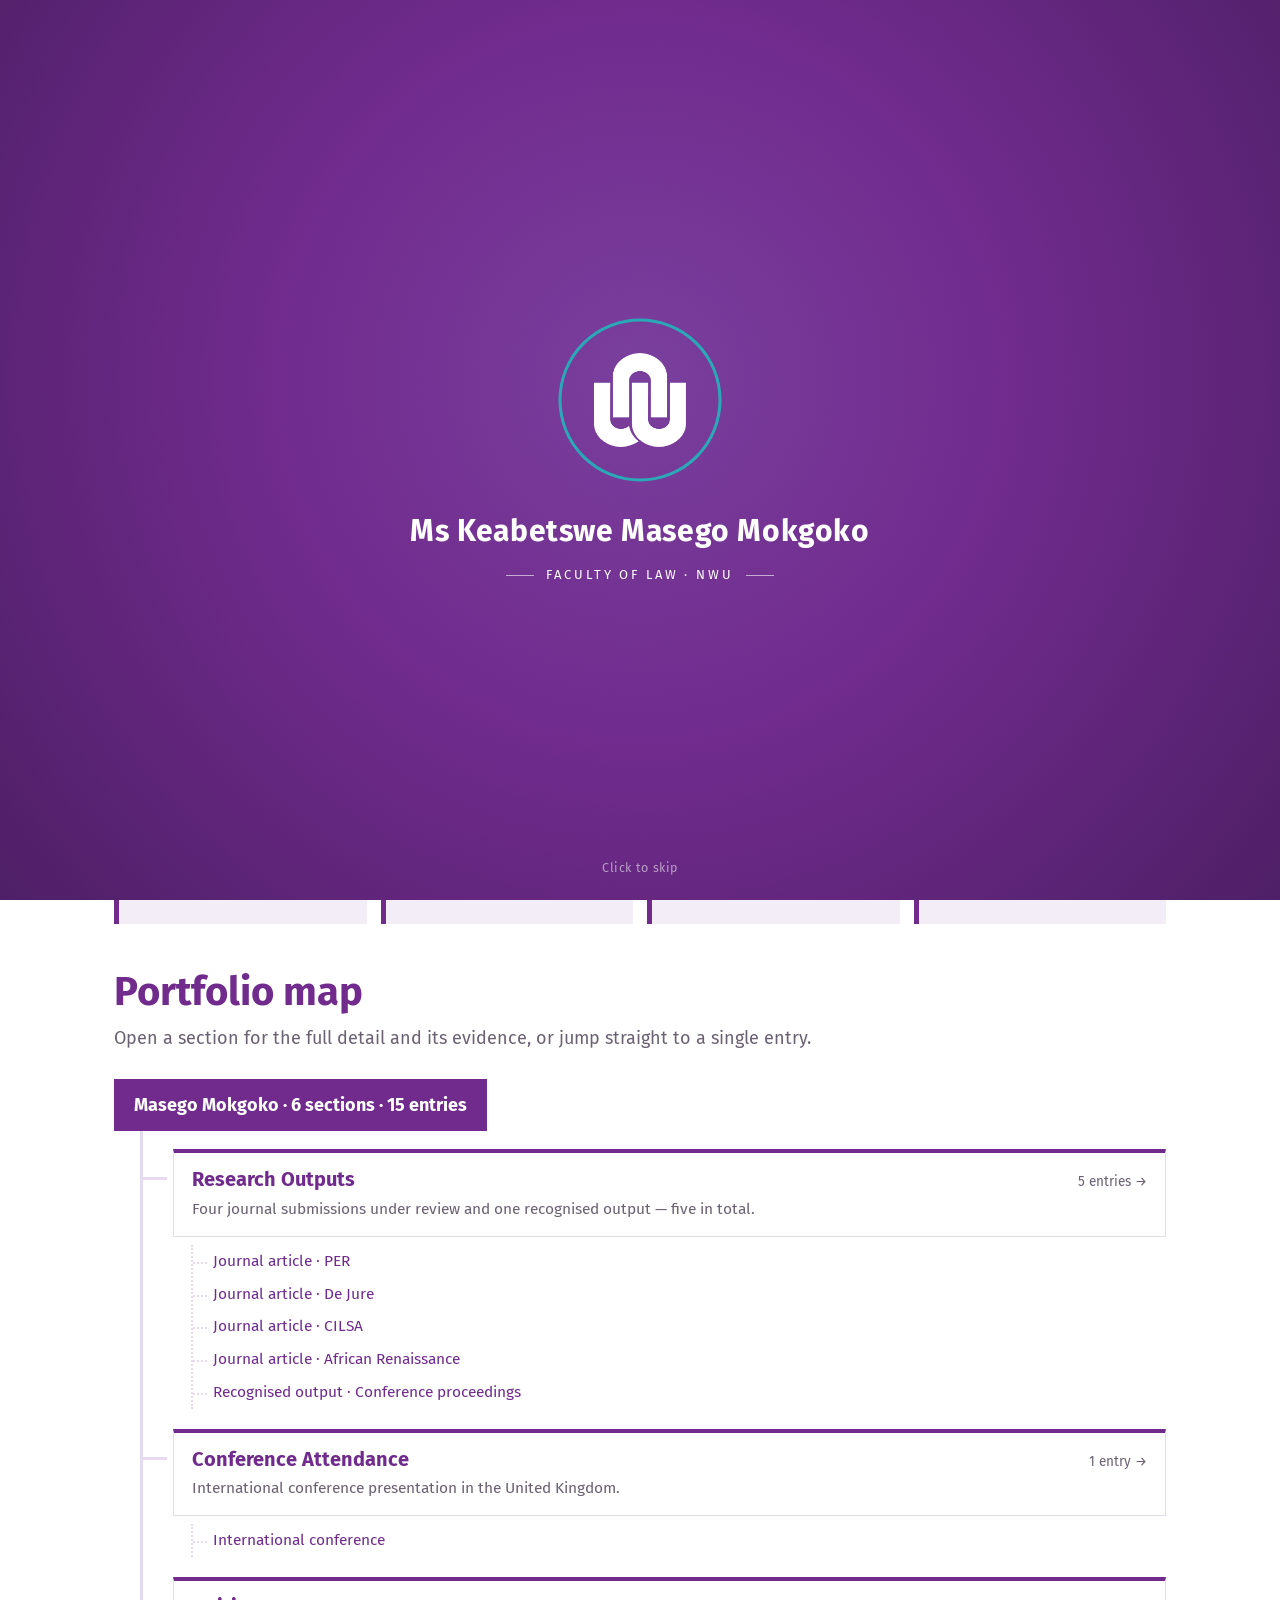
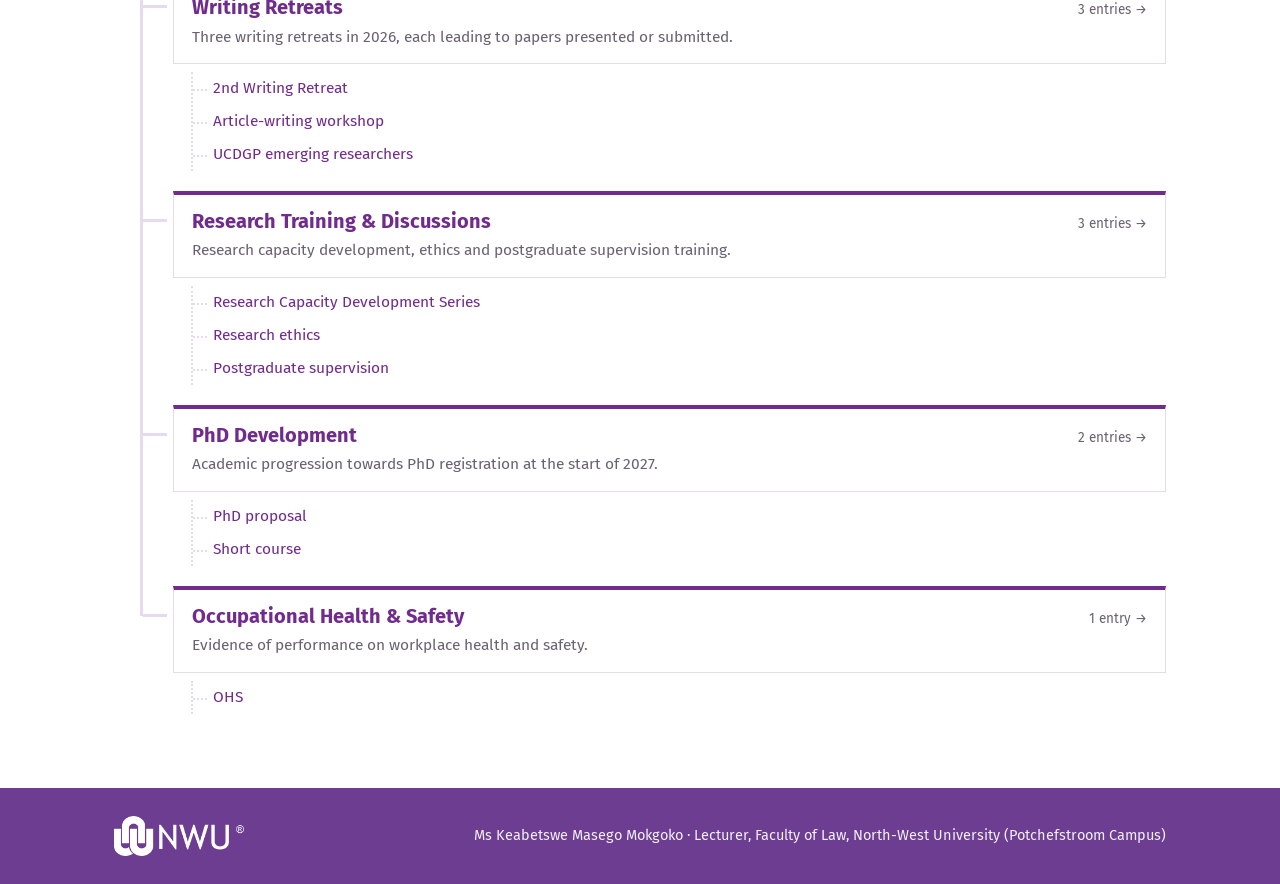
<file: index.html>
<!doctype html>
<html lang="en">
<head>
<meta charset="utf-8">
<meta name="viewport" content="width=device-width, initial-scale=1">
<title>Masego Mokgoko · Portfolio of Evidence · NWU</title>
<meta name="description" content="Research portfolio of evidence — Ms Keabetswe Masego Mokgoko, Faculty of Law, North-West University.">
<link rel="icon" type="image/png" href="assets/favicon.png">
<script>
(function(){var d=document.documentElement;d.classList.add('js');
var home=/(^|\/)(index\.html)?$/.test(location.pathname);var seen=false;
try{seen=sessionStorage.getItem('nwuIntroSeen')==='1'}catch(e){}
var calm=window.matchMedia&&matchMedia('(prefers-reduced-motion: reduce)').matches;
if(home&&!seen&&!calm)d.classList.add('intro-play');})();
</script>
<link rel="preconnect" href="https://fonts.googleapis.com"><link rel="preconnect" href="https://fonts.gstatic.com" crossorigin><link href="https://fonts.googleapis.com/css2?family=Fira+Sans:wght@400;700&display=swap" rel="stylesheet">
<link rel="stylesheet" href="assets/style.css">
</head>
<body>
<div class="intro" id="intro" aria-hidden="true">
  <div class="intro-mark"><svg viewBox="0 0 170 170"><circle cx="85" cy="85" r="80"/></svg><img src="assets/nwu-crest-white.png" alt=""></div>
  <p class="intro-name">Ms Keabetswe Masego Mokgoko</p>
  <p class="intro-sub">Faculty of Law · NWU</p>
  <span class="intro-skip">Click to skip</span>
</div><header class="masthead"><div class="wrap">
  <a class="logo" href="index.html"><img src="assets/nwu-logo.png" alt="North-West University (NWU)"></a>
  <div class="who"><b>Ms Keabetswe Masego Mokgoko</b><span>Faculty of Law · Portfolio of Evidence 2026</span></div>
</div></header>
<nav class="navbar" aria-label="Portfolio sections"><ul><li><a href="index.html" aria-current="page">Home</a></li><li><a href="research-outputs.html">Research Outputs</a></li><li><a href="conferences.html">Conferences</a></li><li><a href="writing-retreats.html">Writing Retreats</a></li><li><a href="research-training.html">Training</a></li><li><a href="phd-development.html">PhD Development</a></li><li><a href="occupational-health-safety.html">Health &amp; Safety</a></li></ul></nav>
<section class="banner"><div class="wrap banner-grid">
  <img class="portrait" src="assets/img/masego-mokgoko.png" alt="Portrait of Ms Keabetswe Masego Mokgoko" width="320" height="320">
  <div class="banner-text">
  <span class="kicker">Portfolio of Evidence · 2026</span>
  <h1>Ms Keabetswe Masego Mokgoko</h1>
  <p>Lecturer, Faculty of Law (Law, Justice and Sustainability), North-West University, Potchefstroom Campus</p>
  <ul class="quals">
    <li>LLB (cum laude) · UNISA</li>
    <li>MPhil Multidisciplinary Human Rights · UP</li>
    <li>BA Hons Criminology · UP</li>
    <li>BPolSci Political Studies · UP</li>
  </ul>
  </div>
</div></section>
<main class="wrap">
<section>
  <h2 class="welcome">Research, Innovation &amp; Development</h2>
  <p class="welcome-sub">A summary of 2026 performance, with the supporting evidence for each entry.</p>
  <div class="stats">
    <div class="stat reveal"><b>5</b><span>research outputs &amp; submissions</span></div>
    <div class="stat reveal"><b>2</b><span>abstracts accepted, UK conference</span></div>
    <div class="stat reveal"><b>3</b><span>writing retreats</span></div>
    <div class="stat reveal"><b>2027</b><span>target PhD registration</span></div>
  </div>
</section>
<section>
  <h2 class="welcome">Portfolio map</h2>
  <p class="welcome-sub">Open a section for the full detail and its evidence, or jump straight to a single entry.</p>
  <ul class="tree"><li>
    <span class="root">Masego Mokgoko · 6 sections · 15 entries</span>
    <ul class="branches"><li class="branch reveal">
  <a class="node" href="research-outputs.html">
    <div class="n-head"><h3>Research Outputs</h3><span class="count">5 entries →</span></div>
    <p>Four journal submissions under review and one recognised output — five in total.</p>
  </a>
  <ul class="leaves"><li><a href="research-outputs.html#per">Journal article · PER</a></li><li><a href="research-outputs.html#de-jure">Journal article · De Jure</a></li><li><a href="research-outputs.html#cilsa">Journal article · CILSA</a></li><li><a href="research-outputs.html#african-renaissance">Journal article · African Renaissance</a></li><li><a href="research-outputs.html#research-output">Recognised output · Conference proceedings</a></li></ul>
</li><li class="branch reveal">
  <a class="node" href="conferences.html">
    <div class="n-head"><h3>Conference Attendance</h3><span class="count">1 entry →</span></div>
    <p>International conference presentation in the United Kingdom.</p>
  </a>
  <ul class="leaves"><li><a href="conferences.html#aston-2026">International conference</a></li></ul>
</li><li class="branch reveal">
  <a class="node" href="writing-retreats.html">
    <div class="n-head"><h3>Writing Retreats</h3><span class="count">3 entries →</span></div>
    <p>Three writing retreats in 2026, each leading to papers presented or submitted.</p>
  </a>
  <ul class="leaves"><li><a href="writing-retreats.html#parys">2nd Writing Retreat</a></li><li><a href="writing-retreats.html#kerlick">Article-writing workshop</a></li><li><a href="writing-retreats.html#villa-paradiso">UCDGP emerging researchers</a></li></ul>
</li><li class="branch reveal">
  <a class="node" href="research-training.html">
    <div class="n-head"><h3>Research Training &amp; Discussions</h3><span class="count">3 entries →</span></div>
    <p>Research capacity development, ethics and postgraduate supervision training.</p>
  </a>
  <ul class="leaves"><li><a href="research-training.html#rcd-series">Research Capacity Development Series</a></li><li><a href="research-training.html#ethics">Research ethics</a></li><li><a href="research-training.html#supervision">Postgraduate supervision</a></li></ul>
</li><li class="branch reveal">
  <a class="node" href="phd-development.html">
    <div class="n-head"><h3>PhD Development</h3><span class="count">2 entries →</span></div>
    <p>Academic progression towards PhD registration at the start of 2027.</p>
  </a>
  <ul class="leaves"><li><a href="phd-development.html#proposal">PhD proposal</a></li><li><a href="phd-development.html#asli">Short course</a></li></ul>
</li><li class="branch reveal">
  <a class="node" href="occupational-health-safety.html">
    <div class="n-head"><h3>Occupational Health &amp; Safety</h3><span class="count">1 entry →</span></div>
    <p>Evidence of performance on workplace health and safety.</p>
  </a>
  <ul class="leaves"><li><a href="occupational-health-safety.html#ohs">OHS</a></li></ul>
</li></ul>
  </li></ul>
</section>
</main>
<footer><div class="wrap">
  <img src="assets/nwu-logo-white.png" alt="NWU">
  <p>Ms Keabetswe Masego Mokgoko · Lecturer, Faculty of Law, North-West University (Potchefstroom Campus)</p>
</div></footer>
<script src="assets/lightbox.js"></script>
<script src="assets/intro.js"></script>
</body>
</html>
</file>
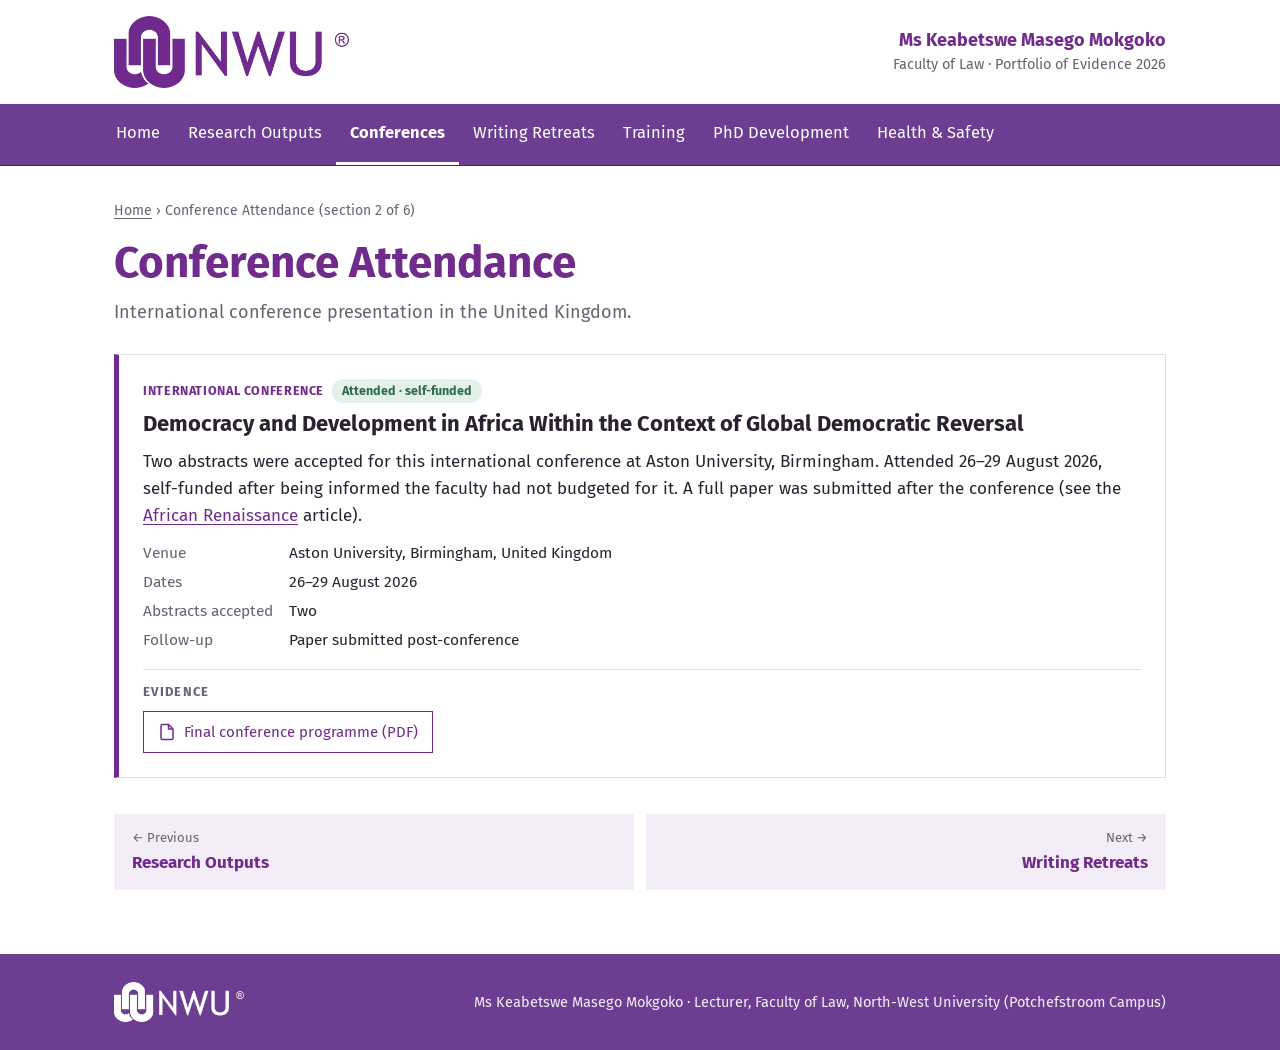
<file: conferences.html>
<!doctype html>
<html lang="en">
<head>
<meta charset="utf-8">
<meta name="viewport" content="width=device-width, initial-scale=1">
<title>Conference Attendance · Masego Mokgoko · NWU</title>
<meta name="description" content="Research portfolio of evidence — Ms Keabetswe Masego Mokgoko, Faculty of Law, North-West University.">
<link rel="icon" type="image/png" href="assets/favicon.png">
<script>
(function(){var d=document.documentElement;d.classList.add('js');
var home=/(^|\/)(index\.html)?$/.test(location.pathname);var seen=false;
try{seen=sessionStorage.getItem('nwuIntroSeen')==='1'}catch(e){}
var calm=window.matchMedia&&matchMedia('(prefers-reduced-motion: reduce)').matches;
if(home&&!seen&&!calm)d.classList.add('intro-play');})();
</script>
<link rel="preconnect" href="https://fonts.googleapis.com"><link rel="preconnect" href="https://fonts.gstatic.com" crossorigin><link href="https://fonts.googleapis.com/css2?family=Fira+Sans:wght@400;700&display=swap" rel="stylesheet">
<link rel="stylesheet" href="assets/style.css">
</head>
<body>
<header class="masthead"><div class="wrap">
  <a class="logo" href="index.html"><img src="assets/nwu-logo.png" alt="North-West University (NWU)"></a>
  <div class="who"><b>Ms Keabetswe Masego Mokgoko</b><span>Faculty of Law · Portfolio of Evidence 2026</span></div>
</div></header>
<nav class="navbar" aria-label="Portfolio sections"><ul><li><a href="index.html">Home</a></li><li><a href="research-outputs.html">Research Outputs</a></li><li><a href="conferences.html" aria-current="page">Conferences</a></li><li><a href="writing-retreats.html">Writing Retreats</a></li><li><a href="research-training.html">Training</a></li><li><a href="phd-development.html">PhD Development</a></li><li><a href="occupational-health-safety.html">Health &amp; Safety</a></li></ul></nav>

<main class="wrap">
<section class="page-head"><nav class="crumbs" aria-label="Breadcrumb"><a href="index.html">Home</a> › Conference Attendance <span>(section 2 of 6)</span></nav><h1>Conference Attendance</h1><p class="sub">International conference presentation in the United Kingdom.</p></section><article class="item reveal" id="aston-2026">
  <div class="meta"><span class="tag">International conference</span><span class="pill ok">Attended · self-funded</span></div>
  <h2>Democracy and Development in Africa Within the Context of Global Democratic Reversal</h2>
  <p>Two abstracts were accepted for this international conference at Aston University, Birmingham. Attended 26–29 August 2026, self-funded after being informed the faculty had not budgeted for it. A full paper was submitted after the conference (see the <a href="research-outputs.html#african-renaissance">African Renaissance</a> article).</p>
  <dl><dt>Venue</dt><dd>Aston University, Birmingham, United Kingdom</dd><dt>Dates</dt><dd>26–29 August 2026</dd><dt>Abstracts accepted</dt><dd>Two</dd><dt>Follow-up</dt><dd>Paper submitted post-conference</dd></dl>
  <div class="evidence"><h3>Evidence</h3><div class="docs"><a class="doc" href="assets/docs/uk-conference-2026-programme.pdf" target="_blank" rel="noopener"><svg width="18" height="18" viewBox="0 0 24 24" fill="none" stroke="currentColor" stroke-width="2" aria-hidden="true"><path d="M14 2H6a2 2 0 0 0-2 2v16a2 2 0 0 0 2 2h12a2 2 0 0 0 2-2V8z"/><path d="M14 2v6h6"/></svg>Final conference programme (PDF)</a></div></div>
</article><nav class="pager"><a href="research-outputs.html"><small>← Previous</small>Research Outputs</a><a class="next" href="writing-retreats.html"><small>Next →</small>Writing Retreats</a></nav>
</main>
<footer><div class="wrap">
  <img src="assets/nwu-logo-white.png" alt="NWU">
  <p>Ms Keabetswe Masego Mokgoko · Lecturer, Faculty of Law, North-West University (Potchefstroom Campus)</p>
</div></footer>
<script src="assets/lightbox.js"></script>
<script src="assets/intro.js"></script>
</body>
</html>
</file>
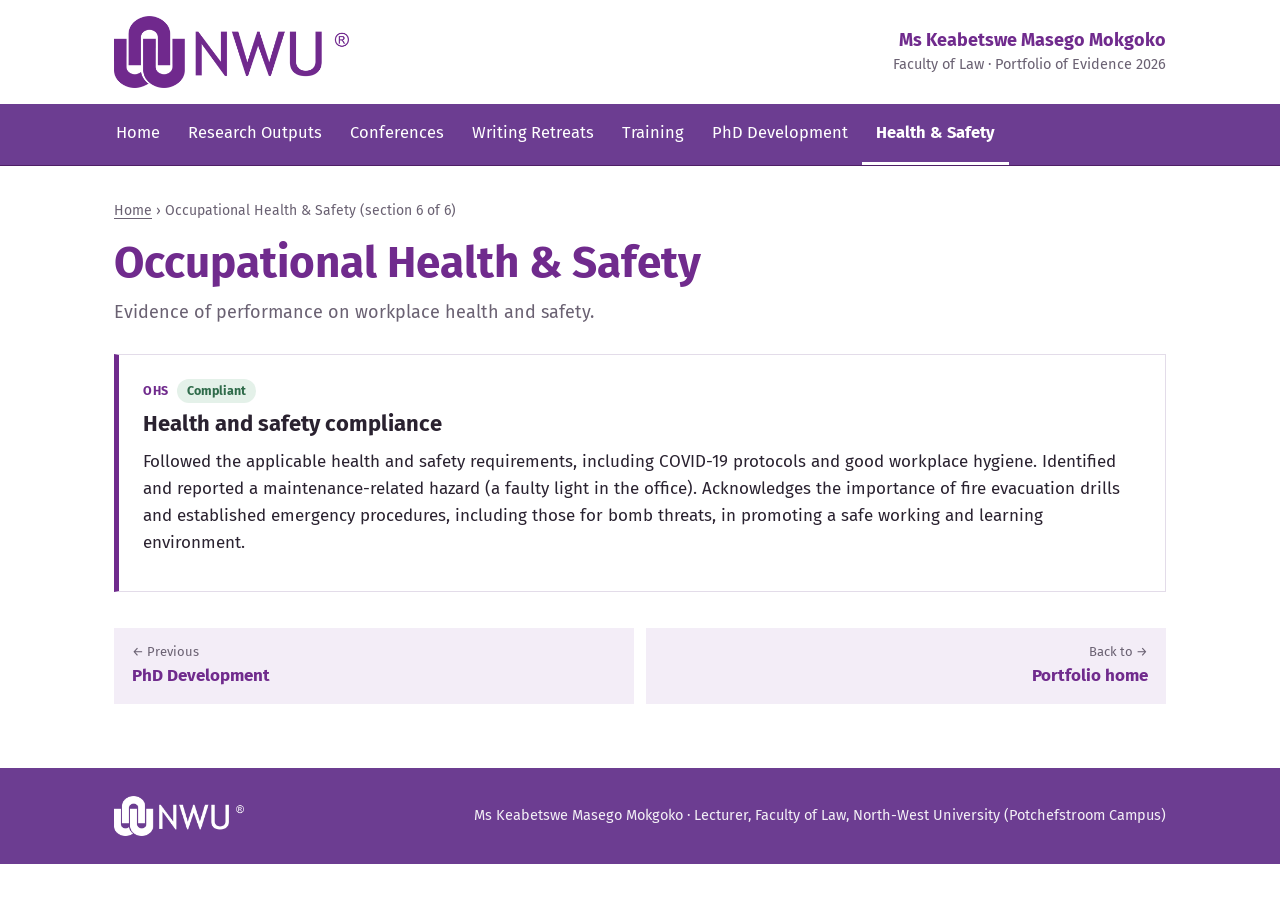
<file: occupational-health-safety.html>
<!doctype html>
<html lang="en">
<head>
<meta charset="utf-8">
<meta name="viewport" content="width=device-width, initial-scale=1">
<title>Occupational Health &amp; Safety · Masego Mokgoko · NWU</title>
<meta name="description" content="Research portfolio of evidence — Ms Keabetswe Masego Mokgoko, Faculty of Law, North-West University.">
<link rel="icon" type="image/png" href="assets/favicon.png">
<script>
(function(){var d=document.documentElement;d.classList.add('js');
var home=/(^|\/)(index\.html)?$/.test(location.pathname);var seen=false;
try{seen=sessionStorage.getItem('nwuIntroSeen')==='1'}catch(e){}
var calm=window.matchMedia&&matchMedia('(prefers-reduced-motion: reduce)').matches;
if(home&&!seen&&!calm)d.classList.add('intro-play');})();
</script>
<link rel="preconnect" href="https://fonts.googleapis.com"><link rel="preconnect" href="https://fonts.gstatic.com" crossorigin><link href="https://fonts.googleapis.com/css2?family=Fira+Sans:wght@400;700&display=swap" rel="stylesheet">
<link rel="stylesheet" href="assets/style.css">
</head>
<body>
<header class="masthead"><div class="wrap">
  <a class="logo" href="index.html"><img src="assets/nwu-logo.png" alt="North-West University (NWU)"></a>
  <div class="who"><b>Ms Keabetswe Masego Mokgoko</b><span>Faculty of Law · Portfolio of Evidence 2026</span></div>
</div></header>
<nav class="navbar" aria-label="Portfolio sections"><ul><li><a href="index.html">Home</a></li><li><a href="research-outputs.html">Research Outputs</a></li><li><a href="conferences.html">Conferences</a></li><li><a href="writing-retreats.html">Writing Retreats</a></li><li><a href="research-training.html">Training</a></li><li><a href="phd-development.html">PhD Development</a></li><li><a href="occupational-health-safety.html" aria-current="page">Health &amp; Safety</a></li></ul></nav>

<main class="wrap">
<section class="page-head"><nav class="crumbs" aria-label="Breadcrumb"><a href="index.html">Home</a> › Occupational Health &amp; Safety <span>(section 6 of 6)</span></nav><h1>Occupational Health &amp; Safety</h1><p class="sub">Evidence of performance on workplace health and safety.</p></section><article class="item reveal" id="ohs">
  <div class="meta"><span class="tag">OHS</span><span class="pill ok">Compliant</span></div>
  <h2>Health and safety compliance</h2>
  <p>Followed the applicable health and safety requirements, including COVID-19 protocols and good workplace hygiene. Identified and reported a maintenance-related hazard (a faulty light in the office). Acknowledges the importance of fire evacuation drills and established emergency procedures, including those for bomb threats, in promoting a safe working and learning environment.</p>
  
  
</article><nav class="pager"><a href="phd-development.html"><small>← Previous</small>PhD Development</a><a class="next" href="index.html"><small>Back to →</small>Portfolio home</a></nav>
</main>
<footer><div class="wrap">
  <img src="assets/nwu-logo-white.png" alt="NWU">
  <p>Ms Keabetswe Masego Mokgoko · Lecturer, Faculty of Law, North-West University (Potchefstroom Campus)</p>
</div></footer>
<script src="assets/lightbox.js"></script>
<script src="assets/intro.js"></script>
</body>
</html>
</file>
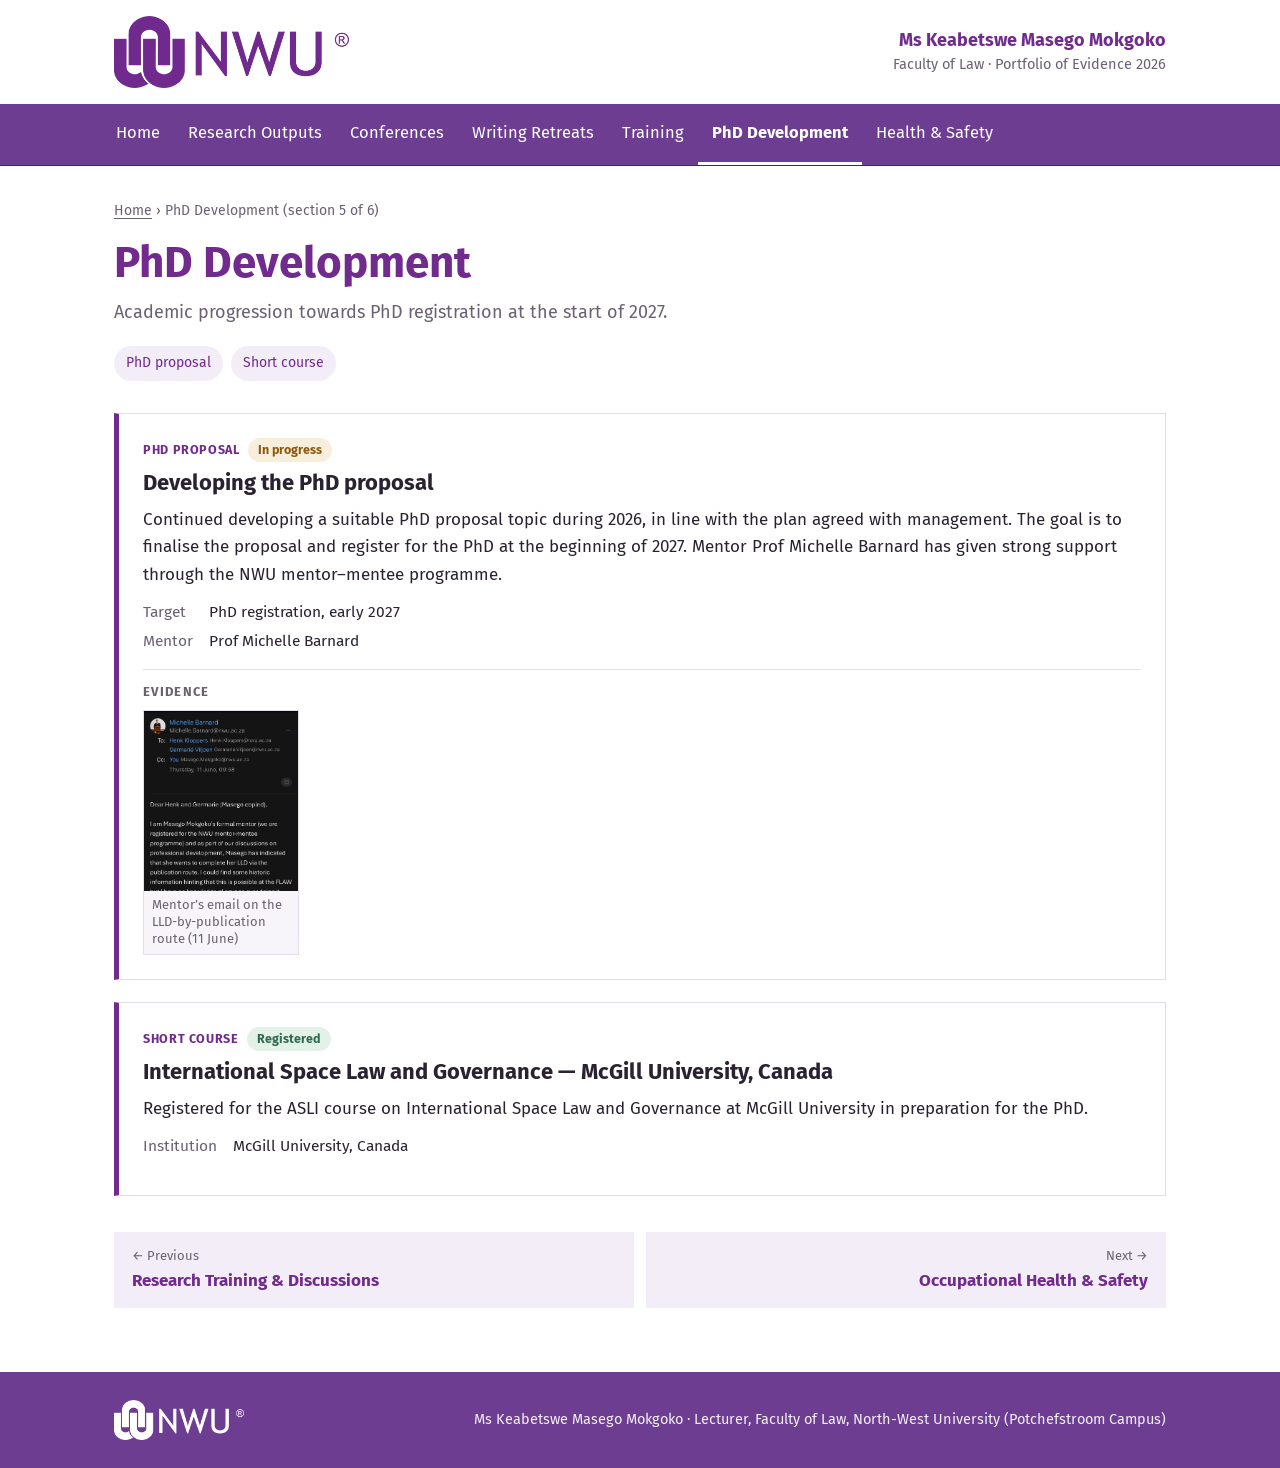
<file: phd-development.html>
<!doctype html>
<html lang="en">
<head>
<meta charset="utf-8">
<meta name="viewport" content="width=device-width, initial-scale=1">
<title>PhD Development · Masego Mokgoko · NWU</title>
<meta name="description" content="Research portfolio of evidence — Ms Keabetswe Masego Mokgoko, Faculty of Law, North-West University.">
<link rel="icon" type="image/png" href="assets/favicon.png">
<script>
(function(){var d=document.documentElement;d.classList.add('js');
var home=/(^|\/)(index\.html)?$/.test(location.pathname);var seen=false;
try{seen=sessionStorage.getItem('nwuIntroSeen')==='1'}catch(e){}
var calm=window.matchMedia&&matchMedia('(prefers-reduced-motion: reduce)').matches;
if(home&&!seen&&!calm)d.classList.add('intro-play');})();
</script>
<link rel="preconnect" href="https://fonts.googleapis.com"><link rel="preconnect" href="https://fonts.gstatic.com" crossorigin><link href="https://fonts.googleapis.com/css2?family=Fira+Sans:wght@400;700&display=swap" rel="stylesheet">
<link rel="stylesheet" href="assets/style.css">
</head>
<body>
<header class="masthead"><div class="wrap">
  <a class="logo" href="index.html"><img src="assets/nwu-logo.png" alt="North-West University (NWU)"></a>
  <div class="who"><b>Ms Keabetswe Masego Mokgoko</b><span>Faculty of Law · Portfolio of Evidence 2026</span></div>
</div></header>
<nav class="navbar" aria-label="Portfolio sections"><ul><li><a href="index.html">Home</a></li><li><a href="research-outputs.html">Research Outputs</a></li><li><a href="conferences.html">Conferences</a></li><li><a href="writing-retreats.html">Writing Retreats</a></li><li><a href="research-training.html">Training</a></li><li><a href="phd-development.html" aria-current="page">PhD Development</a></li><li><a href="occupational-health-safety.html">Health &amp; Safety</a></li></ul></nav>

<main class="wrap">
<section class="page-head"><nav class="crumbs" aria-label="Breadcrumb"><a href="index.html">Home</a> › PhD Development <span>(section 5 of 6)</span></nav><h1>PhD Development</h1><p class="sub">Academic progression towards PhD registration at the start of 2027.</p><ul class="toc"><li><a href="#proposal">PhD proposal</a></li><li><a href="#asli">Short course</a></li></ul></section><article class="item reveal" id="proposal">
  <div class="meta"><span class="tag">PhD proposal</span><span class="pill wait">In progress</span></div>
  <h2>Developing the PhD proposal</h2>
  <p>Continued developing a suitable PhD proposal topic during 2026, in line with the plan agreed with management. The goal is to finalise the proposal and register for the PhD at the beginning of 2027. Mentor Prof Michelle Barnard has given strong support through the NWU mentor–mentee programme.</p>
  <dl><dt>Target</dt><dd>PhD registration, early 2027</dd><dt>Mentor</dt><dd>Prof Michelle Barnard</dd></dl>
  <div class="evidence"><h3>Evidence</h3><div class="thumbs"><button class="thumb" type="button" data-full="assets/img/mentor-email-prof-barnard.jpg" data-caption="Mentor’s email on the LLD-by-publication route (11 June)"><img src="assets/img/mentor-email-prof-barnard.jpg" alt="Mentor’s email on the LLD-by-publication route (11 June)" loading="lazy"><span>Mentor’s email on the LLD-by-publication route (11 June)</span></button></div></div>
</article><article class="item reveal" id="asli">
  <div class="meta"><span class="tag">Short course</span><span class="pill ok">Registered</span></div>
  <h2>International Space Law and Governance — McGill University, Canada</h2>
  <p>Registered for the ASLI course on International Space Law and Governance at McGill University in preparation for the PhD.</p>
  <dl><dt>Institution</dt><dd>McGill University, Canada</dd></dl>
  
</article><nav class="pager"><a href="research-training.html"><small>← Previous</small>Research Training &amp; Discussions</a><a class="next" href="occupational-health-safety.html"><small>Next →</small>Occupational Health &amp; Safety</a></nav>
</main>
<footer><div class="wrap">
  <img src="assets/nwu-logo-white.png" alt="NWU">
  <p>Ms Keabetswe Masego Mokgoko · Lecturer, Faculty of Law, North-West University (Potchefstroom Campus)</p>
</div></footer>
<script src="assets/lightbox.js"></script>
<script src="assets/intro.js"></script>
</body>
</html>
</file>
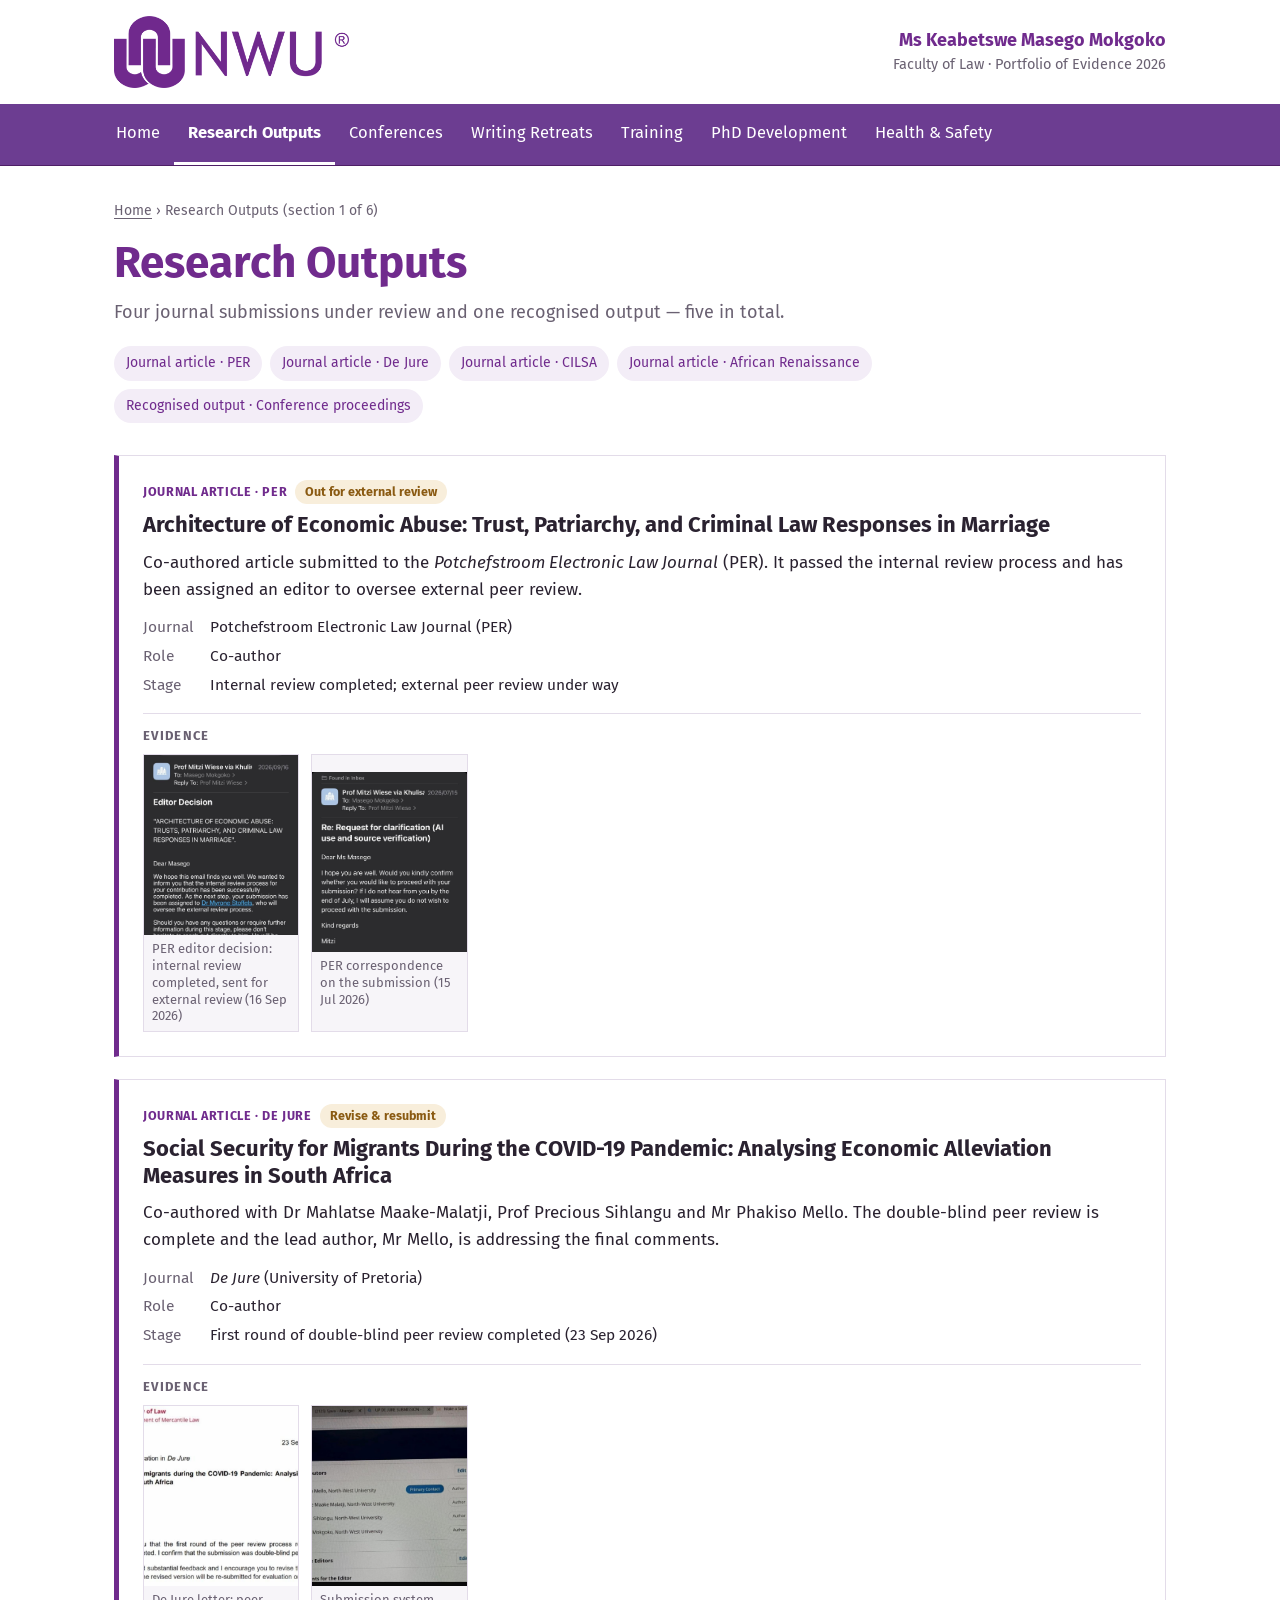
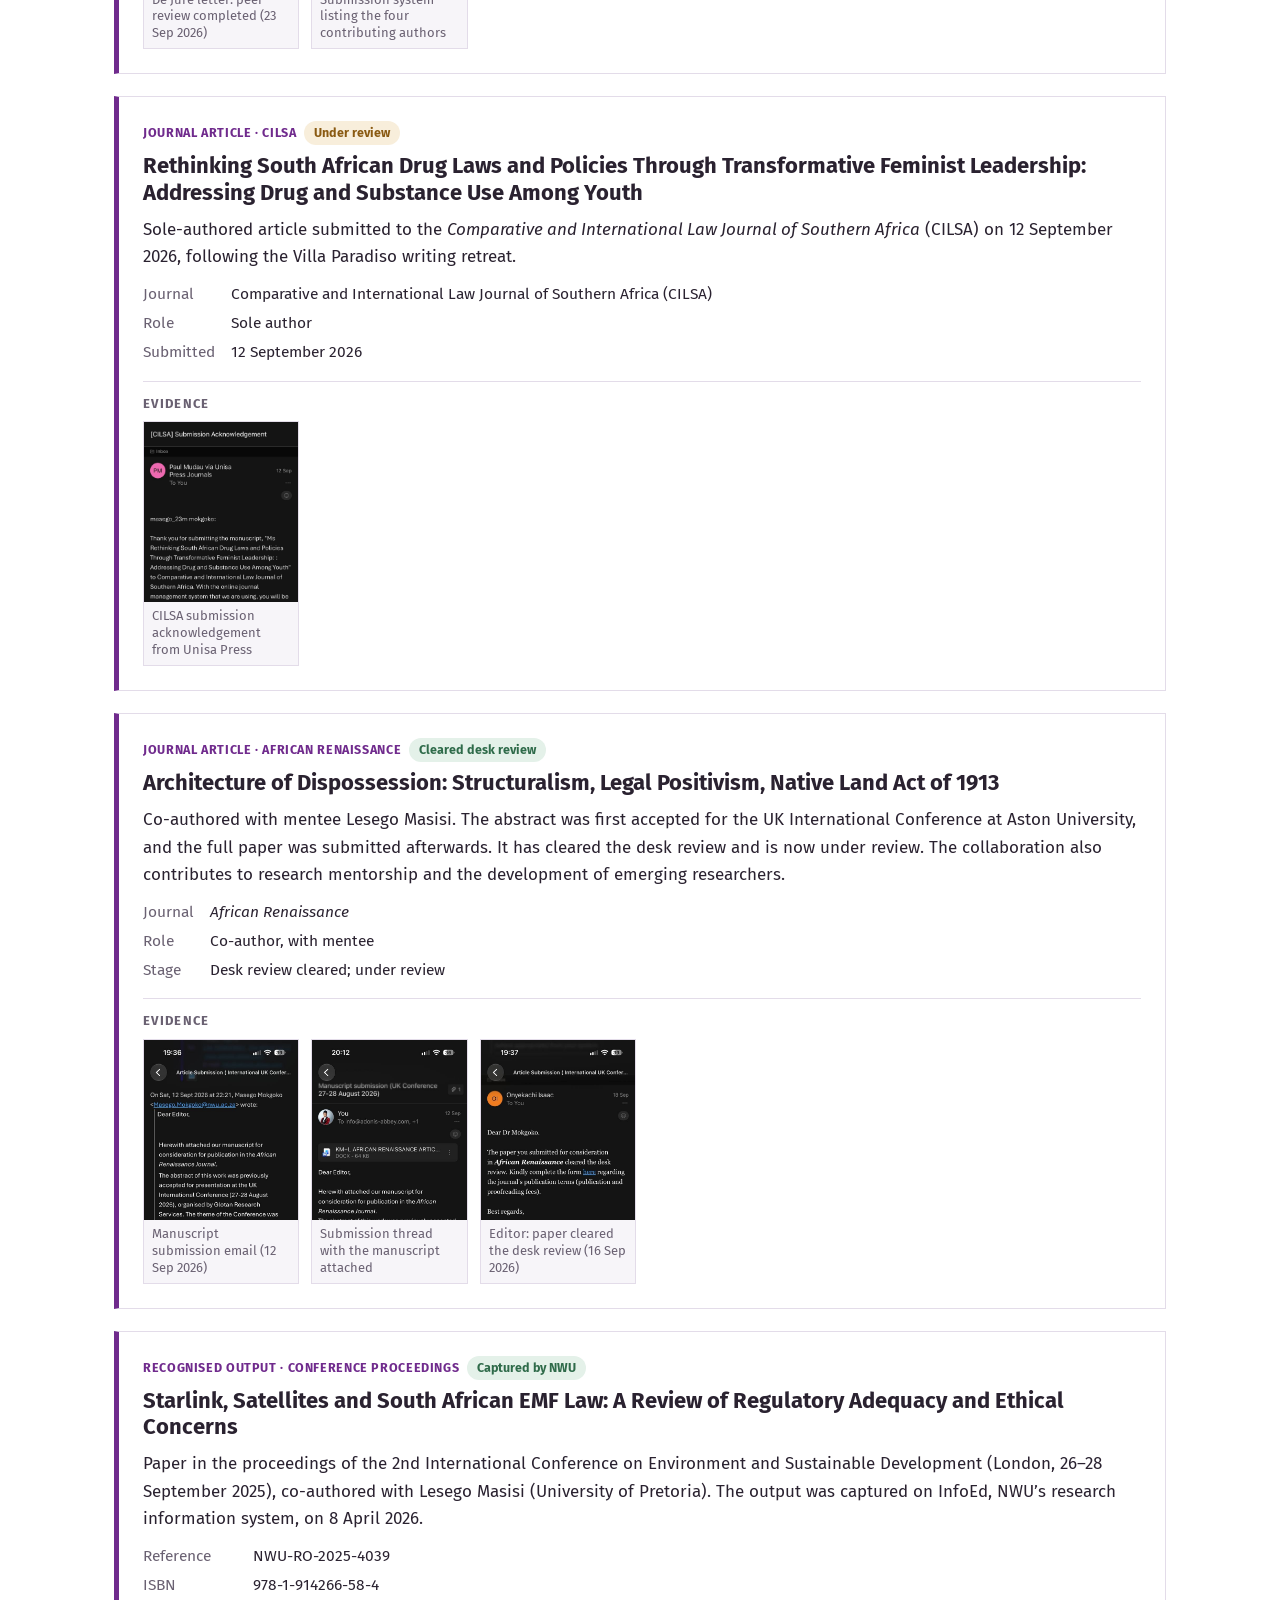
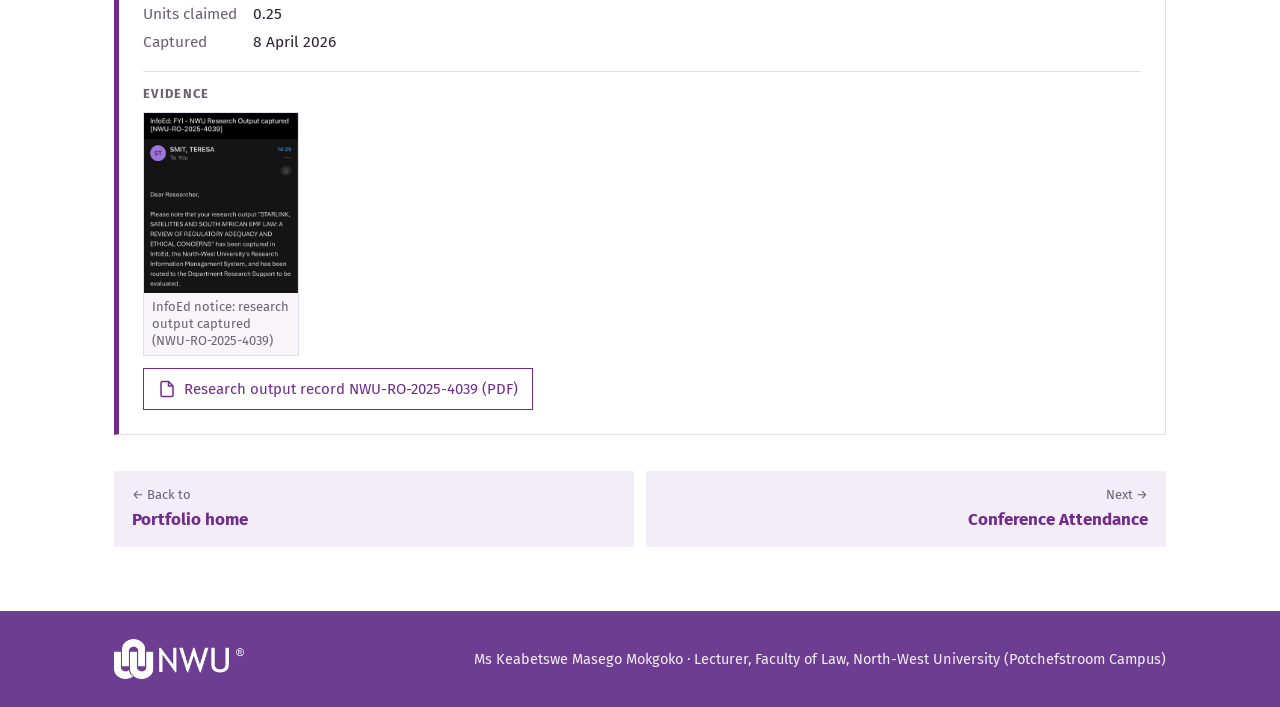
<file: research-outputs.html>
<!doctype html>
<html lang="en">
<head>
<meta charset="utf-8">
<meta name="viewport" content="width=device-width, initial-scale=1">
<title>Research Outputs · Masego Mokgoko · NWU</title>
<meta name="description" content="Research portfolio of evidence — Ms Keabetswe Masego Mokgoko, Faculty of Law, North-West University.">
<link rel="icon" type="image/png" href="assets/favicon.png">
<script>
(function(){var d=document.documentElement;d.classList.add('js');
var home=/(^|\/)(index\.html)?$/.test(location.pathname);var seen=false;
try{seen=sessionStorage.getItem('nwuIntroSeen')==='1'}catch(e){}
var calm=window.matchMedia&&matchMedia('(prefers-reduced-motion: reduce)').matches;
if(home&&!seen&&!calm)d.classList.add('intro-play');})();
</script>
<link rel="preconnect" href="https://fonts.googleapis.com"><link rel="preconnect" href="https://fonts.gstatic.com" crossorigin><link href="https://fonts.googleapis.com/css2?family=Fira+Sans:wght@400;700&display=swap" rel="stylesheet">
<link rel="stylesheet" href="assets/style.css">
</head>
<body>
<header class="masthead"><div class="wrap">
  <a class="logo" href="index.html"><img src="assets/nwu-logo.png" alt="North-West University (NWU)"></a>
  <div class="who"><b>Ms Keabetswe Masego Mokgoko</b><span>Faculty of Law · Portfolio of Evidence 2026</span></div>
</div></header>
<nav class="navbar" aria-label="Portfolio sections"><ul><li><a href="index.html">Home</a></li><li><a href="research-outputs.html" aria-current="page">Research Outputs</a></li><li><a href="conferences.html">Conferences</a></li><li><a href="writing-retreats.html">Writing Retreats</a></li><li><a href="research-training.html">Training</a></li><li><a href="phd-development.html">PhD Development</a></li><li><a href="occupational-health-safety.html">Health &amp; Safety</a></li></ul></nav>

<main class="wrap">
<section class="page-head"><nav class="crumbs" aria-label="Breadcrumb"><a href="index.html">Home</a> › Research Outputs <span>(section 1 of 6)</span></nav><h1>Research Outputs</h1><p class="sub">Four journal submissions under review and one recognised output — five in total.</p><ul class="toc"><li><a href="#per">Journal article · PER</a></li><li><a href="#de-jure">Journal article · De Jure</a></li><li><a href="#cilsa">Journal article · CILSA</a></li><li><a href="#african-renaissance">Journal article · African Renaissance</a></li><li><a href="#research-output">Recognised output · Conference proceedings</a></li></ul></section><article class="item reveal" id="per">
  <div class="meta"><span class="tag">Journal article · PER</span><span class="pill wait">Out for external review</span></div>
  <h2>Architecture of Economic Abuse: Trust, Patriarchy, and Criminal Law Responses in Marriage</h2>
  <p>Co-authored article submitted to the <em>Potchefstroom Electronic Law Journal</em> (PER). It passed the internal review process and has been assigned an editor to oversee external peer review.</p>
  <dl><dt>Journal</dt><dd>Potchefstroom Electronic Law Journal (PER)</dd><dt>Role</dt><dd>Co-author</dd><dt>Stage</dt><dd>Internal review completed; external peer review under way</dd></dl>
  <div class="evidence"><h3>Evidence</h3><div class="thumbs"><button class="thumb" type="button" data-full="assets/img/per-editor-decision.jpg" data-caption="PER editor decision: internal review completed, sent for external review (16 Sep 2026)"><img src="assets/img/per-editor-decision.jpg" alt="PER editor decision: internal review completed, sent for external review (16 Sep 2026)" loading="lazy"><span>PER editor decision: internal review completed, sent for external review (16 Sep 2026)</span></button><button class="thumb" type="button" data-full="assets/img/per-clarification-request.jpg" data-caption="PER correspondence on the submission (15 Jul 2026)"><img src="assets/img/per-clarification-request.jpg" alt="PER correspondence on the submission (15 Jul 2026)" loading="lazy"><span>PER correspondence on the submission (15 Jul 2026)</span></button></div></div>
</article><article class="item reveal" id="de-jure">
  <div class="meta"><span class="tag">Journal article · De Jure</span><span class="pill wait">Revise &amp; resubmit</span></div>
  <h2>Social Security for Migrants During the COVID-19 Pandemic: Analysing Economic Alleviation Measures in South Africa</h2>
  <p>Co-authored with Dr Mahlatse Maake-Malatji, Prof Precious Sihlangu and Mr Phakiso Mello. The double-blind peer review is complete and the lead author, Mr Mello, is addressing the final comments.</p>
  <dl><dt>Journal</dt><dd><em>De Jure</em> (University of Pretoria)</dd><dt>Role</dt><dd>Co-author</dd><dt>Stage</dt><dd>First round of double-blind peer review completed (23 Sep 2026)</dd></dl>
  <div class="evidence"><h3>Evidence</h3><div class="thumbs"><button class="thumb" type="button" data-full="assets/img/de-jure-review-letter.jpg" data-caption="De Jure letter: peer review completed (23 Sep 2026)"><img src="assets/img/de-jure-review-letter.jpg" alt="De Jure letter: peer review completed (23 Sep 2026)" loading="lazy"><span>De Jure letter: peer review completed (23 Sep 2026)</span></button><button class="thumb" type="button" data-full="assets/img/de-jure-contributors.jpg" data-caption="Submission system listing the four contributing authors"><img src="assets/img/de-jure-contributors.jpg" alt="Submission system listing the four contributing authors" loading="lazy"><span>Submission system listing the four contributing authors</span></button></div></div>
</article><article class="item reveal" id="cilsa">
  <div class="meta"><span class="tag">Journal article · CILSA</span><span class="pill wait">Under review</span></div>
  <h2>Rethinking South African Drug Laws and Policies Through Transformative Feminist Leadership: Addressing Drug and Substance Use Among Youth</h2>
  <p>Sole-authored article submitted to the <em>Comparative and International Law Journal of Southern Africa</em> (CILSA) on 12 September 2026, following the Villa Paradiso writing retreat.</p>
  <dl><dt>Journal</dt><dd>Comparative and International Law Journal of Southern Africa (CILSA)</dd><dt>Role</dt><dd>Sole author</dd><dt>Submitted</dt><dd>12 September 2026</dd></dl>
  <div class="evidence"><h3>Evidence</h3><div class="thumbs"><button class="thumb" type="button" data-full="assets/img/cilsa-acknowledgement.jpg" data-caption="CILSA submission acknowledgement from Unisa Press"><img src="assets/img/cilsa-acknowledgement.jpg" alt="CILSA submission acknowledgement from Unisa Press" loading="lazy"><span>CILSA submission acknowledgement from Unisa Press</span></button></div></div>
</article><article class="item reveal" id="african-renaissance">
  <div class="meta"><span class="tag">Journal article · African Renaissance</span><span class="pill ok">Cleared desk review</span></div>
  <h2>Architecture of Dispossession: Structuralism, Legal Positivism, Native Land Act of 1913</h2>
  <p>Co-authored with mentee Lesego Masisi. The abstract was first accepted for the UK International Conference at Aston University, and the full paper was submitted afterwards. It has cleared the desk review and is now under review. The collaboration also contributes to research mentorship and the development of emerging researchers.</p>
  <dl><dt>Journal</dt><dd><em>African Renaissance</em></dd><dt>Role</dt><dd>Co-author, with mentee</dd><dt>Stage</dt><dd>Desk review cleared; under review</dd></dl>
  <div class="evidence"><h3>Evidence</h3><div class="thumbs"><button class="thumb" type="button" data-full="assets/img/african-renaissance-submission-original.jpg" data-caption="Manuscript submission email (12 Sep 2026)"><img src="assets/img/african-renaissance-submission-original.jpg" alt="Manuscript submission email (12 Sep 2026)" loading="lazy"><span>Manuscript submission email (12 Sep 2026)</span></button><button class="thumb" type="button" data-full="assets/img/african-renaissance-submission.jpg" data-caption="Submission thread with the manuscript attached"><img src="assets/img/african-renaissance-submission.jpg" alt="Submission thread with the manuscript attached" loading="lazy"><span>Submission thread with the manuscript attached</span></button><button class="thumb" type="button" data-full="assets/img/african-renaissance-desk-review.jpg" data-caption="Editor: paper cleared the desk review (16 Sep 2026)"><img src="assets/img/african-renaissance-desk-review.jpg" alt="Editor: paper cleared the desk review (16 Sep 2026)" loading="lazy"><span>Editor: paper cleared the desk review (16 Sep 2026)</span></button></div></div>
</article><article class="item reveal" id="research-output">
  <div class="meta"><span class="tag">Recognised output · Conference proceedings</span><span class="pill ok">Captured by NWU</span></div>
  <h2>Starlink, Satellites and South African EMF Law: A Review of Regulatory Adequacy and Ethical Concerns</h2>
  <p>Paper in the proceedings of the 2nd International Conference on Environment and Sustainable Development (London, 26–28 September 2025), co-authored with Lesego Masisi (University of Pretoria). The output was captured on InfoEd, NWU’s research information system, on 8 April 2026.</p>
  <dl><dt>Reference</dt><dd>NWU-RO-2025-4039</dd><dt>ISBN</dt><dd>978-1-914266-58-4</dd><dt>Units claimed</dt><dd>0.25</dd><dt>Captured</dt><dd>8 April 2026</dd></dl>
  <div class="evidence"><h3>Evidence</h3><div class="thumbs"><button class="thumb" type="button" data-full="assets/img/infoed-research-output-captured.jpg" data-caption="InfoEd notice: research output captured (NWU-RO-2025-4039)"><img src="assets/img/infoed-research-output-captured.jpg" alt="InfoEd notice: research output captured (NWU-RO-2025-4039)" loading="lazy"><span>InfoEd notice: research output captured (NWU-RO-2025-4039)</span></button></div><div class="docs"><a class="doc" href="assets/docs/nwu-ro-2025-4039-research-output.pdf" target="_blank" rel="noopener"><svg width="18" height="18" viewBox="0 0 24 24" fill="none" stroke="currentColor" stroke-width="2" aria-hidden="true"><path d="M14 2H6a2 2 0 0 0-2 2v16a2 2 0 0 0 2 2h12a2 2 0 0 0 2-2V8z"/><path d="M14 2v6h6"/></svg>Research output record NWU-RO-2025-4039 (PDF)</a></div></div>
</article><nav class="pager"><a href="index.html"><small>← Back to</small>Portfolio home</a><a class="next" href="conferences.html"><small>Next →</small>Conference Attendance</a></nav>
</main>
<footer><div class="wrap">
  <img src="assets/nwu-logo-white.png" alt="NWU">
  <p>Ms Keabetswe Masego Mokgoko · Lecturer, Faculty of Law, North-West University (Potchefstroom Campus)</p>
</div></footer>
<script src="assets/lightbox.js"></script>
<script src="assets/intro.js"></script>
</body>
</html>
</file>
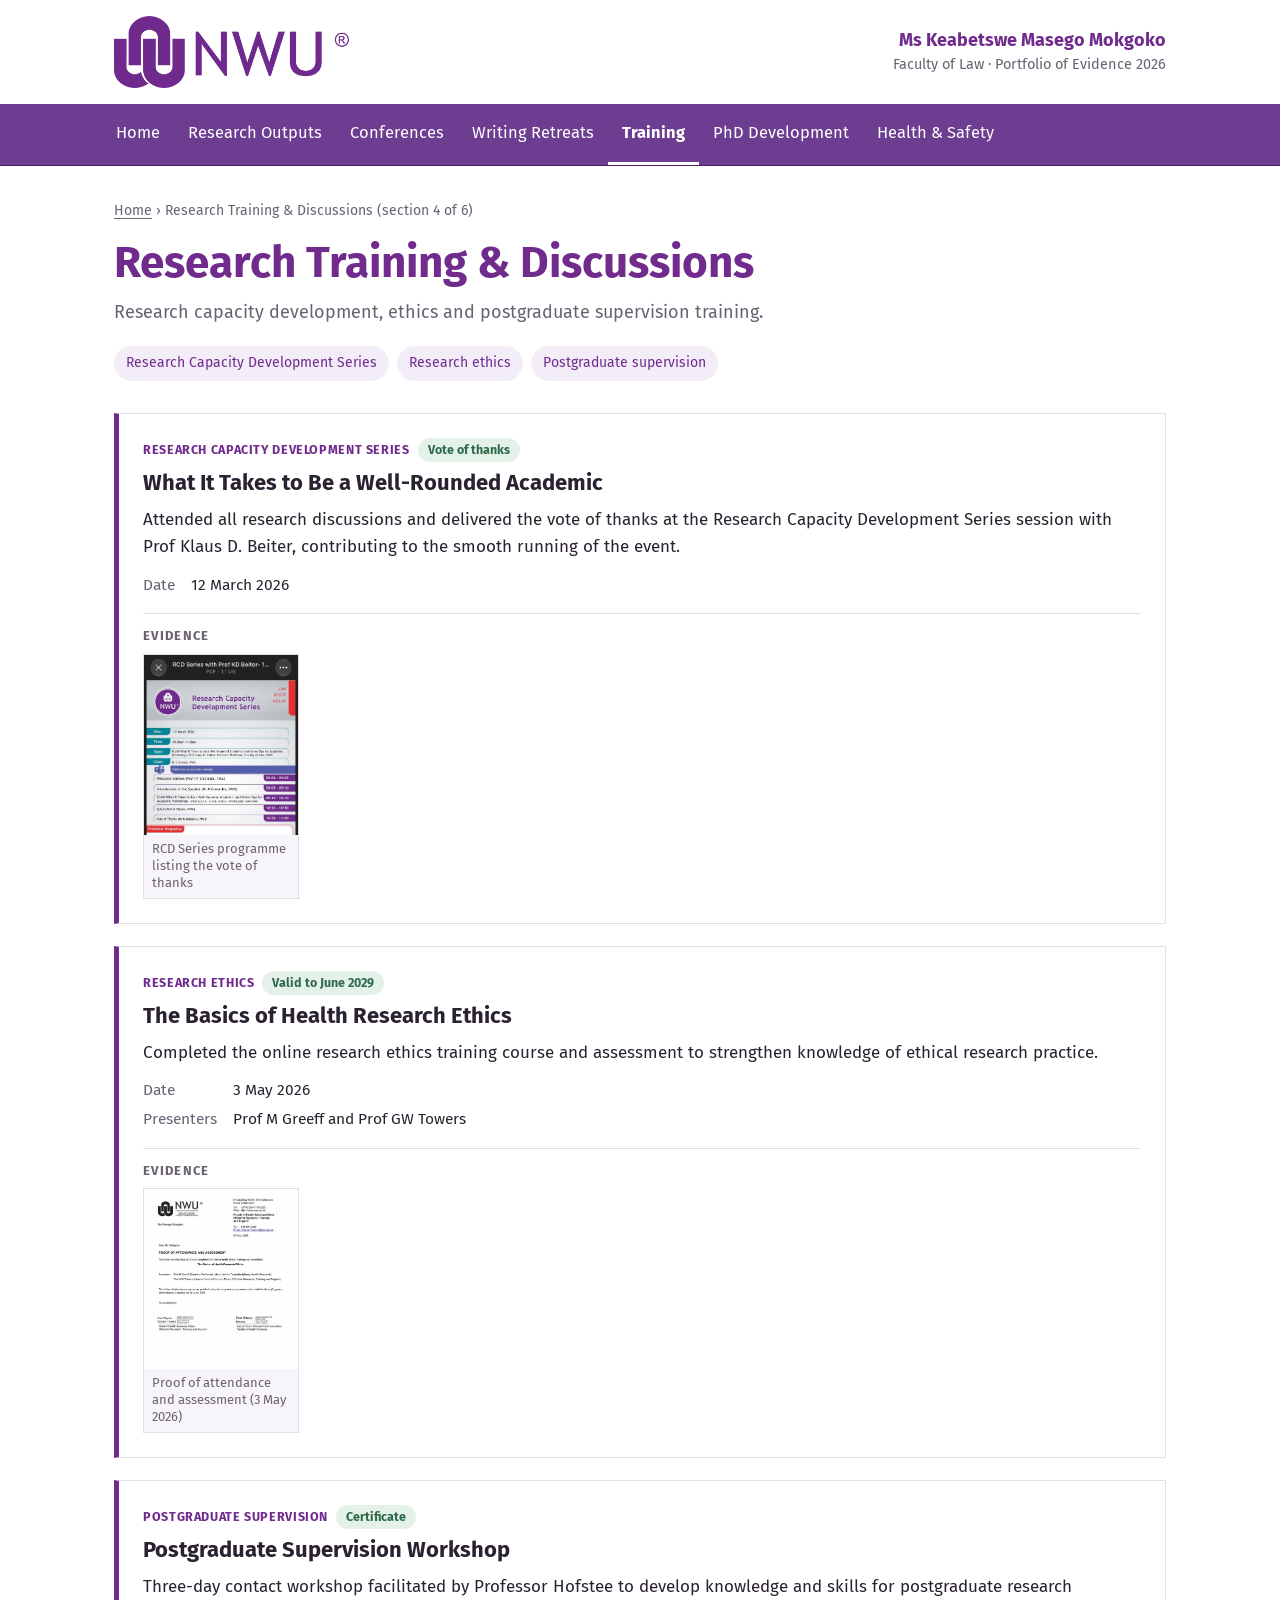
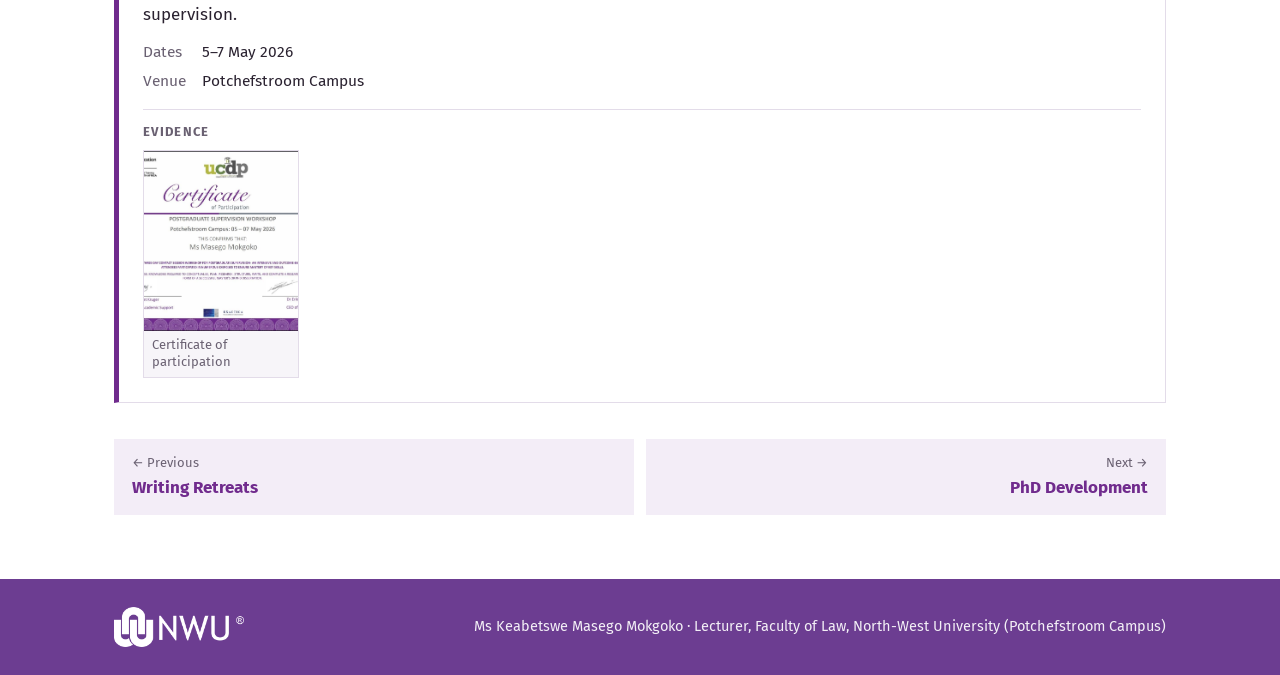
<file: research-training.html>
<!doctype html>
<html lang="en">
<head>
<meta charset="utf-8">
<meta name="viewport" content="width=device-width, initial-scale=1">
<title>Research Training &amp; Discussions · Masego Mokgoko · NWU</title>
<meta name="description" content="Research portfolio of evidence — Ms Keabetswe Masego Mokgoko, Faculty of Law, North-West University.">
<link rel="icon" type="image/png" href="assets/favicon.png">
<script>
(function(){var d=document.documentElement;d.classList.add('js');
var home=/(^|\/)(index\.html)?$/.test(location.pathname);var seen=false;
try{seen=sessionStorage.getItem('nwuIntroSeen')==='1'}catch(e){}
var calm=window.matchMedia&&matchMedia('(prefers-reduced-motion: reduce)').matches;
if(home&&!seen&&!calm)d.classList.add('intro-play');})();
</script>
<link rel="preconnect" href="https://fonts.googleapis.com"><link rel="preconnect" href="https://fonts.gstatic.com" crossorigin><link href="https://fonts.googleapis.com/css2?family=Fira+Sans:wght@400;700&display=swap" rel="stylesheet">
<link rel="stylesheet" href="assets/style.css">
</head>
<body>
<header class="masthead"><div class="wrap">
  <a class="logo" href="index.html"><img src="assets/nwu-logo.png" alt="North-West University (NWU)"></a>
  <div class="who"><b>Ms Keabetswe Masego Mokgoko</b><span>Faculty of Law · Portfolio of Evidence 2026</span></div>
</div></header>
<nav class="navbar" aria-label="Portfolio sections"><ul><li><a href="index.html">Home</a></li><li><a href="research-outputs.html">Research Outputs</a></li><li><a href="conferences.html">Conferences</a></li><li><a href="writing-retreats.html">Writing Retreats</a></li><li><a href="research-training.html" aria-current="page">Training</a></li><li><a href="phd-development.html">PhD Development</a></li><li><a href="occupational-health-safety.html">Health &amp; Safety</a></li></ul></nav>

<main class="wrap">
<section class="page-head"><nav class="crumbs" aria-label="Breadcrumb"><a href="index.html">Home</a> › Research Training &amp; Discussions <span>(section 4 of 6)</span></nav><h1>Research Training &amp; Discussions</h1><p class="sub">Research capacity development, ethics and postgraduate supervision training.</p><ul class="toc"><li><a href="#rcd-series">Research Capacity Development Series</a></li><li><a href="#ethics">Research ethics</a></li><li><a href="#supervision">Postgraduate supervision</a></li></ul></section><article class="item reveal" id="rcd-series">
  <div class="meta"><span class="tag">Research Capacity Development Series</span><span class="pill ok">Vote of thanks</span></div>
  <h2>What It Takes to Be a Well-Rounded Academic</h2>
  <p>Attended all research discussions and delivered the vote of thanks at the Research Capacity Development Series session with Prof Klaus D. Beiter, contributing to the smooth running of the event.</p>
  <dl><dt>Date</dt><dd>12 March 2026</dd></dl>
  <div class="evidence"><h3>Evidence</h3><div class="thumbs"><button class="thumb" type="button" data-full="assets/img/rcd-series-programme.jpg" data-caption="RCD Series programme listing the vote of thanks"><img src="assets/img/rcd-series-programme.jpg" alt="RCD Series programme listing the vote of thanks" loading="lazy"><span>RCD Series programme listing the vote of thanks</span></button></div></div>
</article><article class="item reveal" id="ethics">
  <div class="meta"><span class="tag">Research ethics</span><span class="pill ok">Valid to June 2029</span></div>
  <h2>The Basics of Health Research Ethics</h2>
  <p>Completed the online research ethics training course and assessment to strengthen knowledge of ethical research practice.</p>
  <dl><dt>Date</dt><dd>3 May 2026</dd><dt>Presenters</dt><dd>Prof M Greeff and Prof GW Towers</dd></dl>
  <div class="evidence"><h3>Evidence</h3><div class="thumbs"><button class="thumb" type="button" data-full="assets/img/ethics-training-letter.jpg" data-caption="Proof of attendance and assessment (3 May 2026)"><img src="assets/img/ethics-training-letter.jpg" alt="Proof of attendance and assessment (3 May 2026)" loading="lazy"><span>Proof of attendance and assessment (3 May 2026)</span></button></div></div>
</article><article class="item reveal" id="supervision">
  <div class="meta"><span class="tag">Postgraduate supervision</span><span class="pill ok">Certificate</span></div>
  <h2>Postgraduate Supervision Workshop</h2>
  <p>Three-day contact workshop facilitated by Professor Hofstee to develop knowledge and skills for postgraduate research supervision.</p>
  <dl><dt>Dates</dt><dd>5–7 May 2026</dd><dt>Venue</dt><dd>Potchefstroom Campus</dd></dl>
  <div class="evidence"><h3>Evidence</h3><div class="thumbs"><button class="thumb" type="button" data-full="assets/img/supervision-workshop-certificate.jpg" data-caption="Certificate of participation"><img src="assets/img/supervision-workshop-certificate.jpg" alt="Certificate of participation" loading="lazy"><span>Certificate of participation</span></button></div></div>
</article><nav class="pager"><a href="writing-retreats.html"><small>← Previous</small>Writing Retreats</a><a class="next" href="phd-development.html"><small>Next →</small>PhD Development</a></nav>
</main>
<footer><div class="wrap">
  <img src="assets/nwu-logo-white.png" alt="NWU">
  <p>Ms Keabetswe Masego Mokgoko · Lecturer, Faculty of Law, North-West University (Potchefstroom Campus)</p>
</div></footer>
<script src="assets/lightbox.js"></script>
<script src="assets/intro.js"></script>
</body>
</html>
</file>
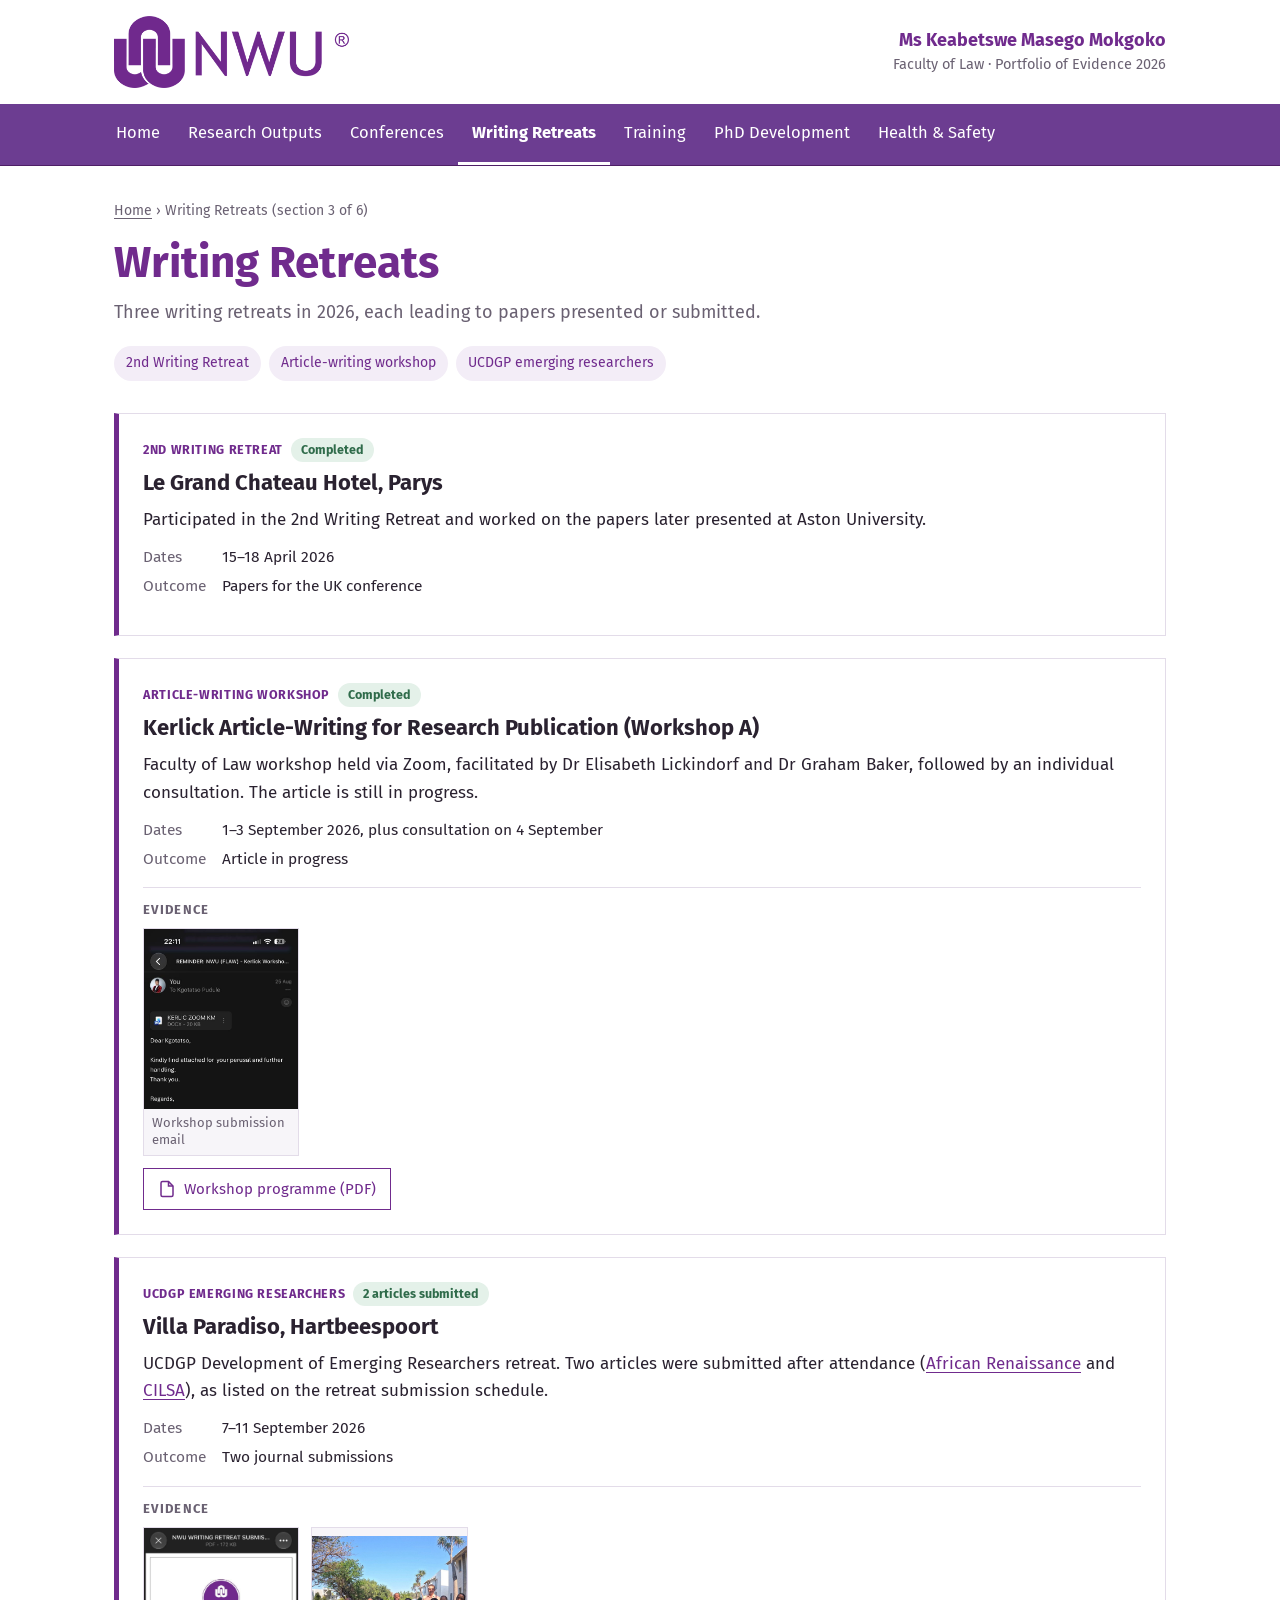
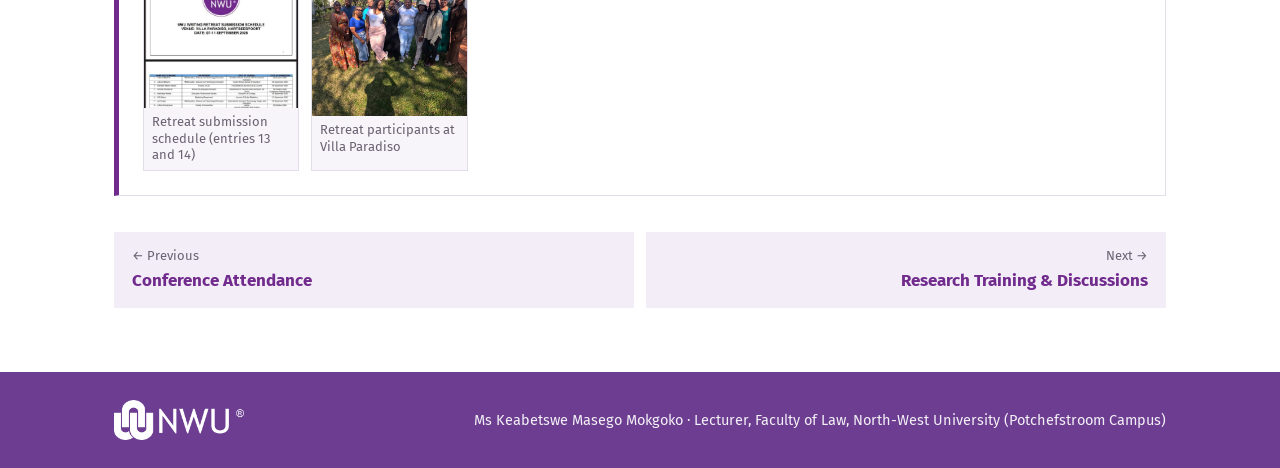
<file: writing-retreats.html>
<!doctype html>
<html lang="en">
<head>
<meta charset="utf-8">
<meta name="viewport" content="width=device-width, initial-scale=1">
<title>Writing Retreats · Masego Mokgoko · NWU</title>
<meta name="description" content="Research portfolio of evidence — Ms Keabetswe Masego Mokgoko, Faculty of Law, North-West University.">
<link rel="icon" type="image/png" href="assets/favicon.png">
<script>
(function(){var d=document.documentElement;d.classList.add('js');
var home=/(^|\/)(index\.html)?$/.test(location.pathname);var seen=false;
try{seen=sessionStorage.getItem('nwuIntroSeen')==='1'}catch(e){}
var calm=window.matchMedia&&matchMedia('(prefers-reduced-motion: reduce)').matches;
if(home&&!seen&&!calm)d.classList.add('intro-play');})();
</script>
<link rel="preconnect" href="https://fonts.googleapis.com"><link rel="preconnect" href="https://fonts.gstatic.com" crossorigin><link href="https://fonts.googleapis.com/css2?family=Fira+Sans:wght@400;700&display=swap" rel="stylesheet">
<link rel="stylesheet" href="assets/style.css">
</head>
<body>
<header class="masthead"><div class="wrap">
  <a class="logo" href="index.html"><img src="assets/nwu-logo.png" alt="North-West University (NWU)"></a>
  <div class="who"><b>Ms Keabetswe Masego Mokgoko</b><span>Faculty of Law · Portfolio of Evidence 2026</span></div>
</div></header>
<nav class="navbar" aria-label="Portfolio sections"><ul><li><a href="index.html">Home</a></li><li><a href="research-outputs.html">Research Outputs</a></li><li><a href="conferences.html">Conferences</a></li><li><a href="writing-retreats.html" aria-current="page">Writing Retreats</a></li><li><a href="research-training.html">Training</a></li><li><a href="phd-development.html">PhD Development</a></li><li><a href="occupational-health-safety.html">Health &amp; Safety</a></li></ul></nav>

<main class="wrap">
<section class="page-head"><nav class="crumbs" aria-label="Breadcrumb"><a href="index.html">Home</a> › Writing Retreats <span>(section 3 of 6)</span></nav><h1>Writing Retreats</h1><p class="sub">Three writing retreats in 2026, each leading to papers presented or submitted.</p><ul class="toc"><li><a href="#parys">2nd Writing Retreat</a></li><li><a href="#kerlick">Article-writing workshop</a></li><li><a href="#villa-paradiso">UCDGP emerging researchers</a></li></ul></section><article class="item reveal" id="parys">
  <div class="meta"><span class="tag">2nd Writing Retreat</span><span class="pill ok">Completed</span></div>
  <h2>Le Grand Chateau Hotel, Parys</h2>
  <p>Participated in the 2nd Writing Retreat and worked on the papers later presented at Aston University.</p>
  <dl><dt>Dates</dt><dd>15–18 April 2026</dd><dt>Outcome</dt><dd>Papers for the UK conference</dd></dl>
  
</article><article class="item reveal" id="kerlick">
  <div class="meta"><span class="tag">Article-writing workshop</span><span class="pill ok">Completed</span></div>
  <h2>Kerlick Article-Writing for Research Publication (Workshop A)</h2>
  <p>Faculty of Law workshop held via Zoom, facilitated by Dr Elisabeth Lickindorf and Dr Graham Baker, followed by an individual consultation. The article is still in progress.</p>
  <dl><dt>Dates</dt><dd>1–3 September 2026, plus consultation on 4 September</dd><dt>Outcome</dt><dd>Article in progress</dd></dl>
  <div class="evidence"><h3>Evidence</h3><div class="thumbs"><button class="thumb" type="button" data-full="assets/img/kerlick-zoom-submission-email.jpg" data-caption="Workshop submission email"><img src="assets/img/kerlick-zoom-submission-email.jpg" alt="Workshop submission email" loading="lazy"><span>Workshop submission email</span></button></div><div class="docs"><a class="doc" href="assets/docs/kerlick-workshop-programme.pdf" target="_blank" rel="noopener"><svg width="18" height="18" viewBox="0 0 24 24" fill="none" stroke="currentColor" stroke-width="2" aria-hidden="true"><path d="M14 2H6a2 2 0 0 0-2 2v16a2 2 0 0 0 2 2h12a2 2 0 0 0 2-2V8z"/><path d="M14 2v6h6"/></svg>Workshop programme (PDF)</a></div></div>
</article><article class="item reveal" id="villa-paradiso">
  <div class="meta"><span class="tag">UCDGP emerging researchers</span><span class="pill ok">2 articles submitted</span></div>
  <h2>Villa Paradiso, Hartbeespoort</h2>
  <p>UCDGP Development of Emerging Researchers retreat. Two articles were submitted after attendance (<a href="research-outputs.html#african-renaissance">African Renaissance</a> and <a href="research-outputs.html#cilsa">CILSA</a>), as listed on the retreat submission schedule.</p>
  <dl><dt>Dates</dt><dd>7–11 September 2026</dd><dt>Outcome</dt><dd>Two journal submissions</dd></dl>
  <div class="evidence"><h3>Evidence</h3><div class="thumbs"><button class="thumb" type="button" data-full="assets/img/villa-paradiso-submission-schedule.jpg" data-caption="Retreat submission schedule (entries 13 and 14)"><img src="assets/img/villa-paradiso-submission-schedule.jpg" alt="Retreat submission schedule (entries 13 and 14)" loading="lazy"><span>Retreat submission schedule (entries 13 and 14)</span></button><button class="thumb" type="button" data-full="assets/img/villa-paradiso-group-photo.jpg" data-caption="Retreat participants at Villa Paradiso"><img src="assets/img/villa-paradiso-group-photo.jpg" alt="Retreat participants at Villa Paradiso" loading="lazy"><span>Retreat participants at Villa Paradiso</span></button></div></div>
</article><nav class="pager"><a href="conferences.html"><small>← Previous</small>Conference Attendance</a><a class="next" href="research-training.html"><small>Next →</small>Research Training &amp; Discussions</a></nav>
</main>
<footer><div class="wrap">
  <img src="assets/nwu-logo-white.png" alt="NWU">
  <p>Ms Keabetswe Masego Mokgoko · Lecturer, Faculty of Law, North-West University (Potchefstroom Campus)</p>
</div></footer>
<script src="assets/lightbox.js"></script>
<script src="assets/intro.js"></script>
</body>
</html>
</file>
<file: assets/style.css>
/* Theme matched to nwu.ac.za: white header + logo, purple nav bar, purple banner, purple headings */
:root {
  --nwu: #702b8d;          /* logo purple */
  --nwu-nav: #6c3d91;      /* nav bar purple */
  --nwu-dark: #4e1f66;
  --nwu-banner-a: #5a4599; /* banner gradient */
  --nwu-banner-b: #6c3d91;
  --nwu-tint: #f3edf7;
  --nwu-tint-2: #e6daef;
  --teal: #2aa9b8;         /* accent arc on the NWU banner */
  --bg: #ffffff;
  --bg-soft: #f7f5f9;
  --ink: #2a2230;
  --muted: #6a6172;
  --line: #e3dce9;
  --ok: #2f6b4a;  --ok-soft: #e4f1e9;
  --wait: #8a5a12; --wait-soft: #f8eedb;
  --font: "Trebuchet MS", "Fira Sans", "Segoe UI", system-ui, sans-serif;
}

* { box-sizing: border-box; }
html { -webkit-text-size-adjust: 100%; color-scheme: light; }
body { margin: 0; background: var(--bg); color: var(--ink); font: 17px/1.6 var(--font); }
a { color: var(--nwu); text-underline-offset: 3px; }
h1, h2, h3 { font-family: var(--font); font-weight: 700; line-height: 1.2; }
.wrap { max-width: 1100px; margin: 0 auto; padding: 0 24px; }

/* ---------- header (white, logo left) ---------- */
.masthead { background: #fff; }
.masthead .wrap { display: flex; align-items: center; justify-content: space-between; gap: 20px; min-height: 104px; flex-wrap: wrap; padding-top: 14px; padding-bottom: 14px; }
.logo img { display: block; height: 72px; width: auto; }
.who { text-align: right; line-height: 1.35; }
.who b { display: block; color: var(--nwu); font-size: 18px; }
.who span { color: var(--muted); font-size: 14.5px; }

/* ---------- purple nav bar ---------- */
.navbar { background: var(--nwu-nav); border-bottom: 1px solid var(--nwu-dark); }
.navbar ul { list-style: none; margin: 0 auto; padding: 0 12px; max-width: 1100px; display: flex; overflow-x: auto; scrollbar-width: none; }
.navbar ul::-webkit-scrollbar { display: none; }
.navbar a { display: block; color: #fff; text-decoration: none; padding: 16px 14px; font-size: 16.5px; white-space: nowrap; border-bottom: 3px solid transparent; }
.navbar a:hover, .navbar a:focus-visible { background: rgba(255,255,255,.1); outline: none; }
.navbar a[aria-current="page"] { border-bottom-color: #fff; font-weight: 700; }

/* ---------- banner (like the NWU carousel) ---------- */
.banner {
  position: relative; overflow: hidden; color: #fff; margin-top: 22px;
  background: linear-gradient(100deg, var(--nwu-banner-a) 0%, var(--nwu-banner-b) 100%);
}
.banner::after { /* teal arc echoing the NWU banner */
  content: ""; position: absolute; right: -180px; top: 50%; width: 520px; height: 520px; transform: translateY(-50%);
  border: 6px solid var(--teal); border-radius: 50%; opacity: .75; pointer-events: none;
}
.banner .wrap { position: relative; z-index: 1; padding-top: 52px; padding-bottom: 52px; }
.banner .kicker { display: inline-block; background: rgba(20, 60, 90, .35); padding: 6px 14px; text-transform: uppercase; letter-spacing: .08em; font-weight: 700; font-size: 14px; margin-bottom: 16px; }
.banner h1 { font-size: clamp(30px, 5.4vw, 54px); margin: 0 0 10px; letter-spacing: .01em; }
.banner p { font-size: clamp(17px, 2.2vw, 22px); margin: 0; max-width: 720px; opacity: .95; }
.quals { display: flex; flex-wrap: wrap; gap: 8px; margin: 22px 0 0; padding: 0; list-style: none; max-width: 760px; }
.quals li { font-size: 14px; border: 1px solid rgba(255,255,255,.45); padding: 4px 12px; border-radius: 999px; }

.welcome { color: var(--nwu); font-size: clamp(26px, 4vw, 40px); margin: 44px 0 8px; }
.welcome-sub { color: var(--muted); margin: 0 0 26px; font-size: 18px; }

.stats { display: grid; grid-template-columns: repeat(4, 1fr); gap: 14px; margin: 0 0 8px; }
.stat { background: var(--nwu-tint); border-left: 5px solid var(--nwu); padding: 16px 18px; }
.stat b { display: block; font-size: 32px; color: var(--nwu); line-height: 1.1; }
.stat span { font-size: 14.5px; color: var(--muted); }

/* ---------- link tree ---------- */
.tree { list-style: none; margin: 0; padding: 0; }
.root { display: inline-flex; align-items: center; gap: 12px; background: var(--nwu); color: #fff; padding: 12px 20px; font-size: 18px; font-weight: 700; }
.root img { height: 26px; width: auto; }
.branches { list-style: none; margin: 0 0 0 26px; padding: 8px 0 0; border-left: 3px solid var(--nwu-tint-2); }
.branch { position: relative; padding: 10px 0 10px 30px; }
.branch::before { content: ""; position: absolute; left: 0; top: 38px; width: 24px; border-top: 3px solid var(--nwu-tint-2); }
.branch:last-child { border-left: 3px solid var(--bg); margin-left: -3px; }
.branch:last-child::after { content: ""; position: absolute; left: -3px; top: 0; height: 40px; border-left: 3px solid var(--nwu-tint-2); }
.node {
  display: block; text-decoration: none; color: var(--ink); background: #fff;
  border: 1px solid var(--line); border-top: 4px solid var(--nwu); padding: 14px 18px;
  transition: box-shadow .15s, transform .15s;
}
.node:hover, .node:focus-visible { box-shadow: 0 6px 18px rgba(112, 43, 141, .16); transform: translateX(3px); outline: none; }
.node .n-head { display: flex; justify-content: space-between; align-items: baseline; gap: 12px; }
.node h3 { margin: 0; font-size: 20px; color: var(--nwu); }
.node .count { font-size: 13.5px; color: var(--muted); white-space: nowrap; }
.node p { margin: 4px 0 0; font-size: 15.5px; color: var(--muted); }
.leaves { list-style: none; margin: 8px 0 0 18px; padding: 0; border-left: 2px dotted var(--nwu-tint-2); }
.leaves li { position: relative; padding: 4px 0 4px 20px; font-size: 15.5px; }
.leaves li::before { content: ""; position: absolute; left: 0; top: 17px; width: 14px; border-top: 2px dotted var(--nwu-tint-2); }
.leaves a { text-decoration: none; }
.leaves a:hover { text-decoration: underline; }

/* ---------- section pages ---------- */
.page-head { padding: 34px 0 6px; }
.crumbs { font-size: 14px; color: var(--muted); margin: 0 0 14px; }
.crumbs a { color: var(--muted); }
.page-head h1 { color: var(--nwu); font-size: clamp(30px, 5vw, 44px); margin: 0 0 8px; }
.page-head p.sub { color: var(--muted); max-width: 720px; margin: 0; font-size: 18px; }
.toc { display: flex; flex-wrap: wrap; gap: 8px; margin: 20px 0 4px; padding: 0; list-style: none; }
.toc a { display: inline-block; font-size: 14px; text-decoration: none; background: var(--nwu-tint); padding: 6px 12px; border-radius: 999px; }
.toc a:hover { background: var(--nwu-tint-2); }

.item { background: #fff; border: 1px solid var(--line); border-left: 5px solid var(--nwu); padding: 24px; margin: 22px 0; scroll-margin-top: 20px; }
.item:target { box-shadow: 0 0 0 3px var(--nwu-tint-2); }
.item .meta { display: flex; flex-wrap: wrap; gap: 8px; align-items: center; margin-bottom: 8px; }
.tag { font-size: 12.5px; font-weight: 700; letter-spacing: .05em; text-transform: uppercase; color: var(--nwu); }
.pill { font-size: 12.5px; font-weight: 700; padding: 2px 10px; border-radius: 999px; }
.pill.ok { background: var(--ok-soft); color: var(--ok); }
.pill.wait { background: var(--wait-soft); color: var(--wait); }
.item h2 { font-size: 22px; margin: 0 0 10px; color: var(--ink); }
.item p { margin: 0 0 10px; }
.item dl { display: grid; grid-template-columns: max-content 1fr; gap: 4px 16px; margin: 12px 0; font-size: 15.5px; }
.item dt { color: var(--muted); }
.item dd { margin: 0; }

.evidence { margin-top: 16px; border-top: 1px solid var(--line); padding-top: 14px; }
.evidence h3 { font-size: 13px; text-transform: uppercase; letter-spacing: .1em; color: var(--muted); margin: 0 0 10px; }
.thumbs { display: grid; grid-template-columns: repeat(auto-fill, minmax(150px, 1fr)); gap: 12px; }
.thumb { all: unset; cursor: zoom-in; display: block; border: 1px solid var(--line); overflow: hidden; background: var(--bg-soft); }
.thumb:hover { border-color: var(--nwu); }
.thumb:focus-visible { outline: 3px solid var(--nwu); outline-offset: 2px; }
.thumb img { display: block; width: 100%; height: 180px; object-fit: cover; object-position: top; }
.thumb span { display: block; font-size: 13px; padding: 6px 8px; color: var(--muted); line-height: 1.3; }
.docs { display: flex; flex-wrap: wrap; gap: 10px; margin-top: 12px; }
.doc { display: inline-flex; align-items: center; gap: 8px; font-size: 15px; text-decoration: none; border: 1px solid var(--nwu); color: var(--nwu); padding: 8px 14px; }
.doc:hover { background: var(--nwu); color: #fff; }
.doc svg { flex: none; }

.pager { display: flex; justify-content: space-between; gap: 12px; margin: 36px 0 0; flex-wrap: wrap; }
.pager a { flex: 1 1 240px; text-decoration: none; padding: 14px 18px; background: var(--nwu-tint); font-weight: 700; }
.pager a:hover { background: var(--nwu); color: #fff; }
.pager a:hover small { color: #eadff2; }
.pager small { display: block; color: var(--muted); font-size: 13px; font-weight: 400; }
.pager .next { text-align: right; }

/* ---------- footer (purple, like the nav) ---------- */
footer { margin-top: 64px; background: var(--nwu-nav); color: #fff; }
footer .wrap { display: flex; align-items: center; justify-content: space-between; gap: 20px; flex-wrap: wrap; padding-top: 28px; padding-bottom: 28px; }
footer img { height: 40px; width: auto; display: block; }
footer p { margin: 0; font-size: 14.5px; opacity: .92; }

/* ---------- lightbox ---------- */
dialog.lb { border: 0; padding: 0; background: transparent; max-width: 96vw; max-height: 96vh; }
dialog.lb::backdrop { background: rgba(30, 10, 40, .88); }
dialog.lb img { display: block; max-width: 96vw; max-height: 88vh; }
dialog.lb p { color: #eee; text-align: center; margin: 10px 0 0; font-size: 15px; }
dialog.lb button { position: fixed; top: 14px; right: 18px; background: #fff; color: var(--nwu); border: 0; border-radius: 999px; width: 42px; height: 42px; font-size: 24px; cursor: pointer; }

@media (max-width: 720px) {
  body { font-size: 16px; }
  .wrap { padding: 0 16px; }
  .masthead .wrap { min-height: 76px; }
  .logo img { height: 48px; }
  .who { text-align: left; }
  .stats { grid-template-columns: repeat(2, 1fr); }
  .banner::after { width: 300px; height: 300px; right: -170px; }
  .branches { margin-left: 14px; }
  .branch { padding-left: 20px; }
  .branch::before { width: 16px; }
  .item { padding: 18px; }
  .item dl { grid-template-columns: 1fr; }
  .item dt { margin-top: 6px; }
}

/* ---------- lecturer portrait in the banner ---------- */
.banner-grid { display: grid; grid-template-columns: 1fr auto; align-items: center; gap: 40px; }
.portrait {
  grid-column: 2; grid-row: 1; width: 280px; height: 280px; border-radius: 50%; display: block;
  border: 6px solid #fff; box-shadow: 0 0 0 6px var(--teal), 0 12px 32px rgba(20, 0, 40, .35);
  background: #dfe6ee;
}
.banner-text { grid-column: 1; grid-row: 1; min-width: 0; }
.banner::after { right: -60px; width: 460px; height: 460px; }
@media (max-width: 860px) {
  .banner-grid { grid-template-columns: 1fr; gap: 22px; }
  .portrait { grid-column: 1; grid-row: 1; width: 170px; height: 170px; border-width: 5px; box-shadow: 0 0 0 5px var(--teal), 0 8px 22px rgba(20,0,40,.3); }
  .banner-text { grid-row: 2; }
  .banner::after { right: -200px; top: 120px; width: 320px; height: 320px; }
}

/* =========================================================
   Startup intro + entrance animations
   ========================================================= */
.intro { display: none; }
.intro-play .intro {
  display: flex; position: fixed; inset: 0; z-index: 100; cursor: pointer;
  flex-direction: column; align-items: center; justify-content: center; gap: 22px;
  background: radial-gradient(circle at 50% 42%, #7a3f9d 0%, var(--nwu) 45%, var(--nwu-dark) 100%);
  color: #fff; text-align: center; padding: 24px;
}
.intro-play body { overflow: hidden; }
.intro-done .intro {
  display: flex; position: fixed; inset: 0; z-index: 100; flex-direction: column; align-items: center; justify-content: center; gap: 22px;
  background: radial-gradient(circle at 50% 42%, #7a3f9d 0%, var(--nwu) 45%, var(--nwu-dark) 100%); color: #fff; text-align: center;
  animation: introOut .8s cubic-bezier(.7, 0, .2, 1) forwards; pointer-events: none;
}
.intro-mark { position: relative; width: 170px; height: 170px; display: grid; place-items: center; }
.intro-mark img { width: 92px; height: auto; opacity: 0; animation: crestIn .7s .15s cubic-bezier(.2, .8, .2, 1) forwards; }
.intro-mark svg { position: absolute; inset: 0; transform: rotate(-90deg); }
.intro-mark circle { fill: none; stroke: var(--teal); stroke-width: 3; stroke-linecap: round; stroke-dasharray: 503; stroke-dashoffset: 503; animation: ringDraw 1.1s .35s cubic-bezier(.6, 0, .2, 1) forwards; }
.intro-name { margin: 0; font-size: clamp(22px, 4vw, 30px); font-weight: 700; letter-spacing: .02em; opacity: 0; animation: riseIn .6s .85s ease-out forwards; }
.intro-sub { margin: -12px 0 0; font-size: 13px; letter-spacing: .22em; text-transform: uppercase; opacity: 0; animation: riseIn .6s 1.05s ease-out forwards; }
.intro-sub::before, .intro-sub::after { content: ""; display: inline-block; width: 28px; height: 1px; background: rgba(255,255,255,.6); vertical-align: middle; margin: 0 12px; }
.intro-skip { position: absolute; bottom: 22px; font-size: 12.5px; opacity: .55; letter-spacing: .05em; }

@keyframes crestIn { from { opacity: 0; transform: scale(.8); } to { opacity: 1; transform: scale(1); } }
@keyframes ringDraw { to { stroke-dashoffset: 0; } }
@keyframes riseIn { from { opacity: 0; transform: translateY(12px); } to { opacity: 1; transform: none; } }
@keyframes introOut { to { transform: translateY(-100%); } }
@keyframes popIn { from { opacity: 0; transform: scale(.88); } to { opacity: 1; transform: none; } }
@keyframes ringPulse { 0% { box-shadow: 0 0 0 0 rgba(42,169,184,.0), 0 12px 32px rgba(20,0,40,.35); } 100% { box-shadow: 0 0 0 6px var(--teal), 0 12px 32px rgba(20,0,40,.35); } }
@keyframes arcIn { from { opacity: 0; transform: translateY(-50%) scale(.85); } to { opacity: .75; transform: translateY(-50%) scale(1); } }

/* Banner entrance: runs after the intro panel lifts (or straight away on repeat visits) */
.js .banner .kicker, .js .banner h1, .js .banner p, .js .banner .quals, .js .portrait { opacity: 0; }
.js.intro-play .banner .kicker, .js.intro-play .banner h1, .js.intro-play .banner p, .js.intro-play .banner .quals, .js.intro-play .portrait { animation: none !important; }
.js .banner .kicker { animation: riseIn .6s .10s ease-out forwards; }
.js .banner h1      { animation: riseIn .7s .22s ease-out forwards; }
.js .banner p       { animation: riseIn .7s .36s ease-out forwards; }
.js .banner .quals  { animation: riseIn .7s .50s ease-out forwards; }
.js .portrait       { animation: popIn .8s .30s cubic-bezier(.2, .8, .2, 1) forwards, ringPulse .9s .9s ease-out both; }
.js.intro-done .banner .kicker { animation-delay: .55s; }
.js.intro-done .banner h1      { animation-delay: .67s; }
.js.intro-done .banner p       { animation-delay: .81s; }
.js.intro-done .banner .quals  { animation-delay: .95s; }
.js.intro-done .portrait       { animation-delay: .75s, 1.35s; }

/* Scroll reveals */
.js .reveal { opacity: 0; transform: translateY(16px); transition: opacity .6s ease-out, transform .6s ease-out; }
.js .reveal.in { opacity: 1; transform: none; }
.js .stats .stat.reveal:nth-child(2) { transition-delay: .08s; }
.js .stats .stat.reveal:nth-child(3) { transition-delay: .16s; }
.js .stats .stat.reveal:nth-child(4) { transition-delay: .24s; }

@media (prefers-reduced-motion: reduce) {
  .intro, .intro-play .intro, .intro-done .intro { display: none !important; }
  .js .banner .kicker, .js .banner h1, .js .banner p, .js .banner .quals, .js .portrait, .js .reveal { opacity: 1 !important; transform: none !important; animation: none !important; transition: none !important; }
}
</file>
